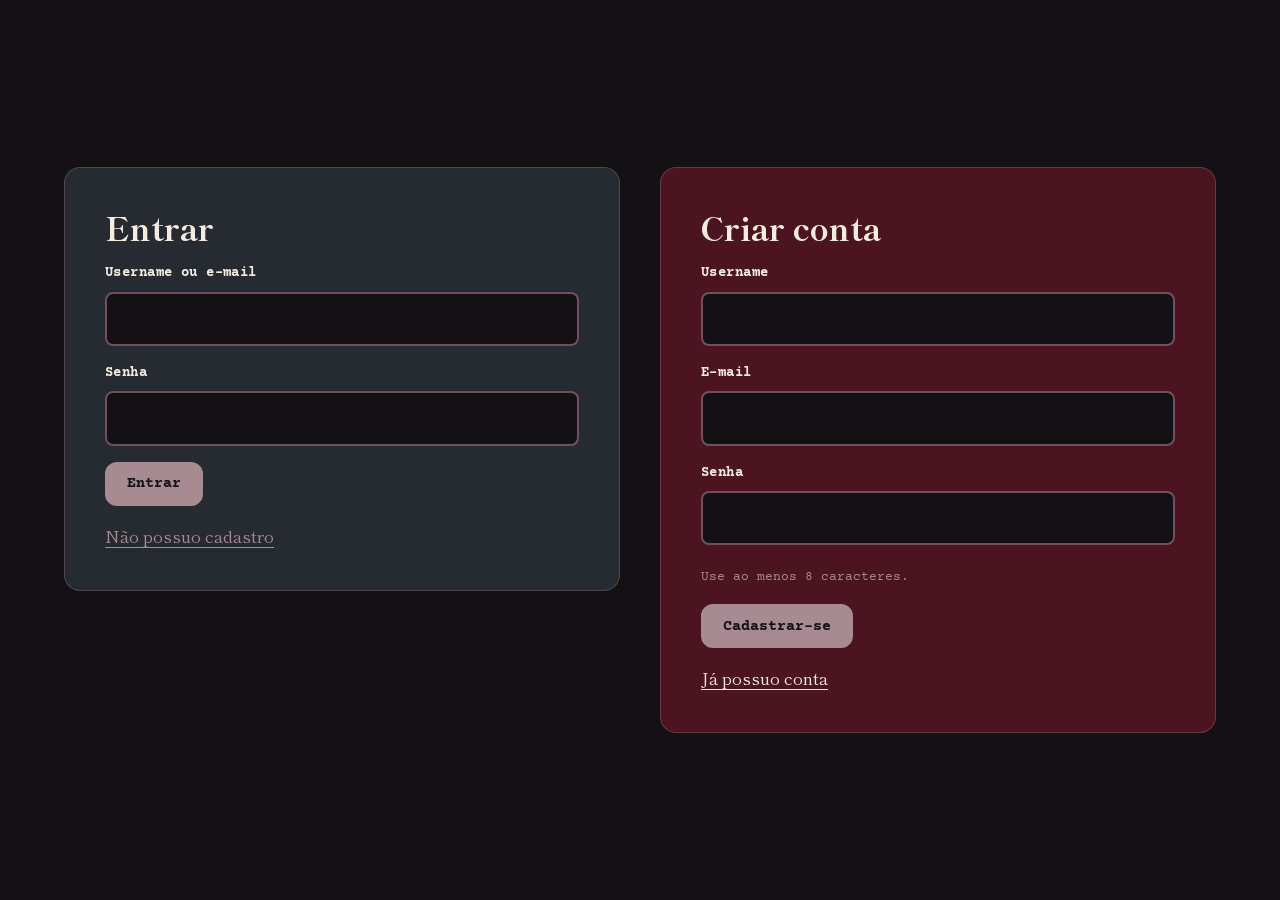
<file: index.html>
<!DOCTYPE html>
<html lang="pt-BR">
<head>
  <meta charset="UTF-8">
  <meta name="viewport" content="width=device-width, initial-scale=1.0">
  <title>Entrar · Orbit</title>
  <link rel="stylesheet" href="assets/css/style.css">
  <script src="js/main.js" defer></script>
</head>
<body>
  <main id="conteudo">
    <h1 class="visually-hidden">Orbit - entrar ou criar conta</h1>

    <section class="login" id="login" aria-labelledby="titulo-login">
      <h2 id="titulo-login">Entrar</h2>
      <div class="formulario">
        <form method="post">
          <div class="campo">
            <label for="user-email">Username ou e-mail</label>
            <input type="text" id="user-email" name="user-email" autocomplete="username" required>
          </div>
          <div class="campo">
            <label for="password">Senha</label>
            <input type="password" id="password" name="password" autocomplete="current-password" required>
          </div>
          <p class="mensagem mensagem-erro" role="alert" hidden>Usuário ou senha incorretos.</p>
          <button type="submit">Entrar</button>
        </form>
        <p><a href="#cadastro">Não possuo cadastro</a></p>
      </div>
    </section>

    <section class="cadastro" id="cadastro" aria-labelledby="titulo-cadastro">
      <h2 id="titulo-cadastro">Criar conta</h2>
      <div class="formulario">
        <form method="post">
          <div class="campo">
            <label for="user">Username</label>
            <input type="text" id="user" name="user" autocomplete="username" required>
          </div>
          <div class="campo">
            <label for="email">E-mail</label>
            <input type="email" id="email" name="email" autocomplete="email" required>
          </div>
          <div class="campo">
            <label for="password-n">Senha</label>
            <input type="password" id="password-n" name="password" autocomplete="new-password" minlength="8" required aria-describedby="ajuda-senha">
            <p class="ajuda" id="ajuda-senha">Use ao menos 8 caracteres.</p>
          </div>
          <button type="submit">Cadastrar-se</button>
        </form>
        <p><a href="#login">Já possuo conta</a></p>
      </div>
    </section>
  </main>
</body>
</html>
</file>
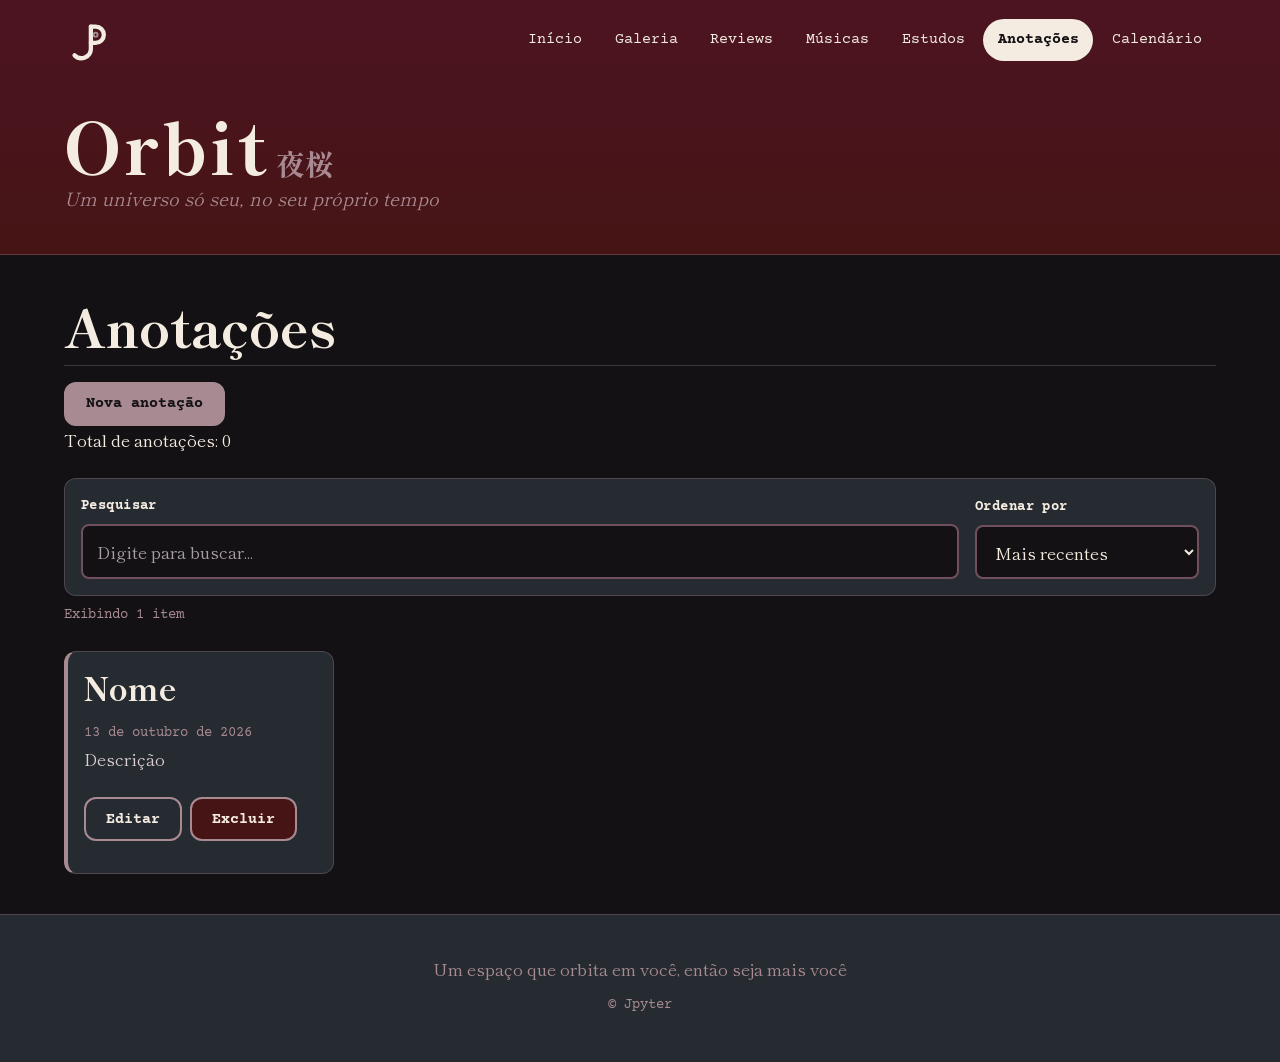
<file: anotacoes.html>
<!DOCTYPE html>
<html lang="pt-BR">
<head>
  <meta charset="UTF-8">
  <meta name="viewport" content="width=device-width, initial-scale=1.0">
  <title>Anotações · Orbit</title>
  <link rel="stylesheet" href="assets/css/style.css">
  <script src="js/main.js" defer></script>
</head>
<body>
  <a class="skip-link" href="#conteudo">Pular para o conteúdo</a>

  <header class="cabecalho">
    <nav class="navegacao" aria-label="Principal">
      <a class="logo" href="home.html">
        <img src="assets/img/logo.svg" alt="Orbit - página inicial">
      </a>
      <button type="button" class="menu-toggle" aria-expanded="false" aria-controls="menu-principal">Menu</button>
      <ul id="menu-principal">
        <li><a href="home.html">Início</a></li>
        <li><a href="galeria.html">Galeria</a></li>
        <li><a href="reviews.html">Reviews</a></li>
        <li><a href="musicas.html">Músicas</a></li>
        <li><a href="estudos.html">Estudos</a></li>
        <li><a href="anotacoes.html" aria-current="page">Anotações</a></li>
        <li><a href="calendario.html">Calendário</a></li>
      </ul>
    </nav>
    <p class="titulo-site">Orbit</p>
    <p class="slogan">Um universo só seu, no seu próprio tempo</p>
  </header>

  <main id="conteudo">
    <section id="anotacoes" aria-labelledby="titulo-anotacoes">
      <h1 id="titulo-anotacoes">Anotações</h1>
      <button type="button" class="nova-anotacao" data-abrir-modal="modal-anotacao">Nova anotação</button>
      <p>Total de anotações: <span id="total-anotacoes">0</span></p>


      <form class="barra-ferramentas" role="search" aria-label="Pesquisar e ordenar anotações">
        <div class="campo campo-busca">
          <label for="busca-anotacoes">Pesquisar</label>
          <input type="search" id="busca-anotacoes" name="busca" placeholder="Digite para buscar...">
        </div>
        <div class="campo">
          <label for="ordem-anotacoes">Ordenar por</label>
          <select id="ordem-anotacoes" name="ordem"><option>Mais recentes</option><option>Mais antigas</option><option>Título (A–Z)</option></select>
        </div>
      </form>
      <p class="resultado" role="status">Exibindo 1 item</p>
      <p class="mensagem mensagem-vazio" hidden>Nenhum resultado encontrado. Tente outro termo de busca.</p>

      <ul>
        <!-- repita o <li> para cada anotação -->
        <li>
          <article>
            <h2>Nome</h2>
            <time datetime="2026-10-13">13 de outubro de 2026</time>
            <p>Descrição</p>
            <div class="acoes">
              <button type="button" class="btn-secundario">Editar</button>
              <button type="button" class="btn-perigo">Excluir</button>
            </div>
          </article>
        </li>
      </ul>
    </section>
  </main>

  <dialog class="modal" id="modal-anotacao" aria-labelledby="titulo-modal-anotacao">
    <header class="modal-cabecalho">
      <h2 id="titulo-modal-anotacao">Adicione uma nova anotação</h2>
      <button type="button" class="modal-fechar" aria-label="Fechar janela" data-fechar-modal="modal-anotacao">&times;</button>
    </header>
    <form id="form-anotacao" method="post" enctype="multipart/form-data">
      <div class="campo">
        <label for="n-anotacao">Título</label>
        <input type="text" id="n-anotacao" name="titulo" required>
      </div>
      <div class="campo">
        <label for="descricao-anotacao">Descrição</label>
        <textarea id="descricao-anotacao" name="descricao" rows="5"></textarea>
      </div>
      <div class="campo">
        <label for="arquivo">Anexar arquivo</label>
        <input type="file" id="arquivo" name="arquivo">
      </div>
      <button type="submit">Adicionar anotação</button>
    </form>
  </dialog>

  <footer class="rodape">
    <p>Um espaço que orbita em você, então seja mais você</p>
    <p><small>&copy; Jpyter</small></p>
  </footer>
</body>
</html>
</file>
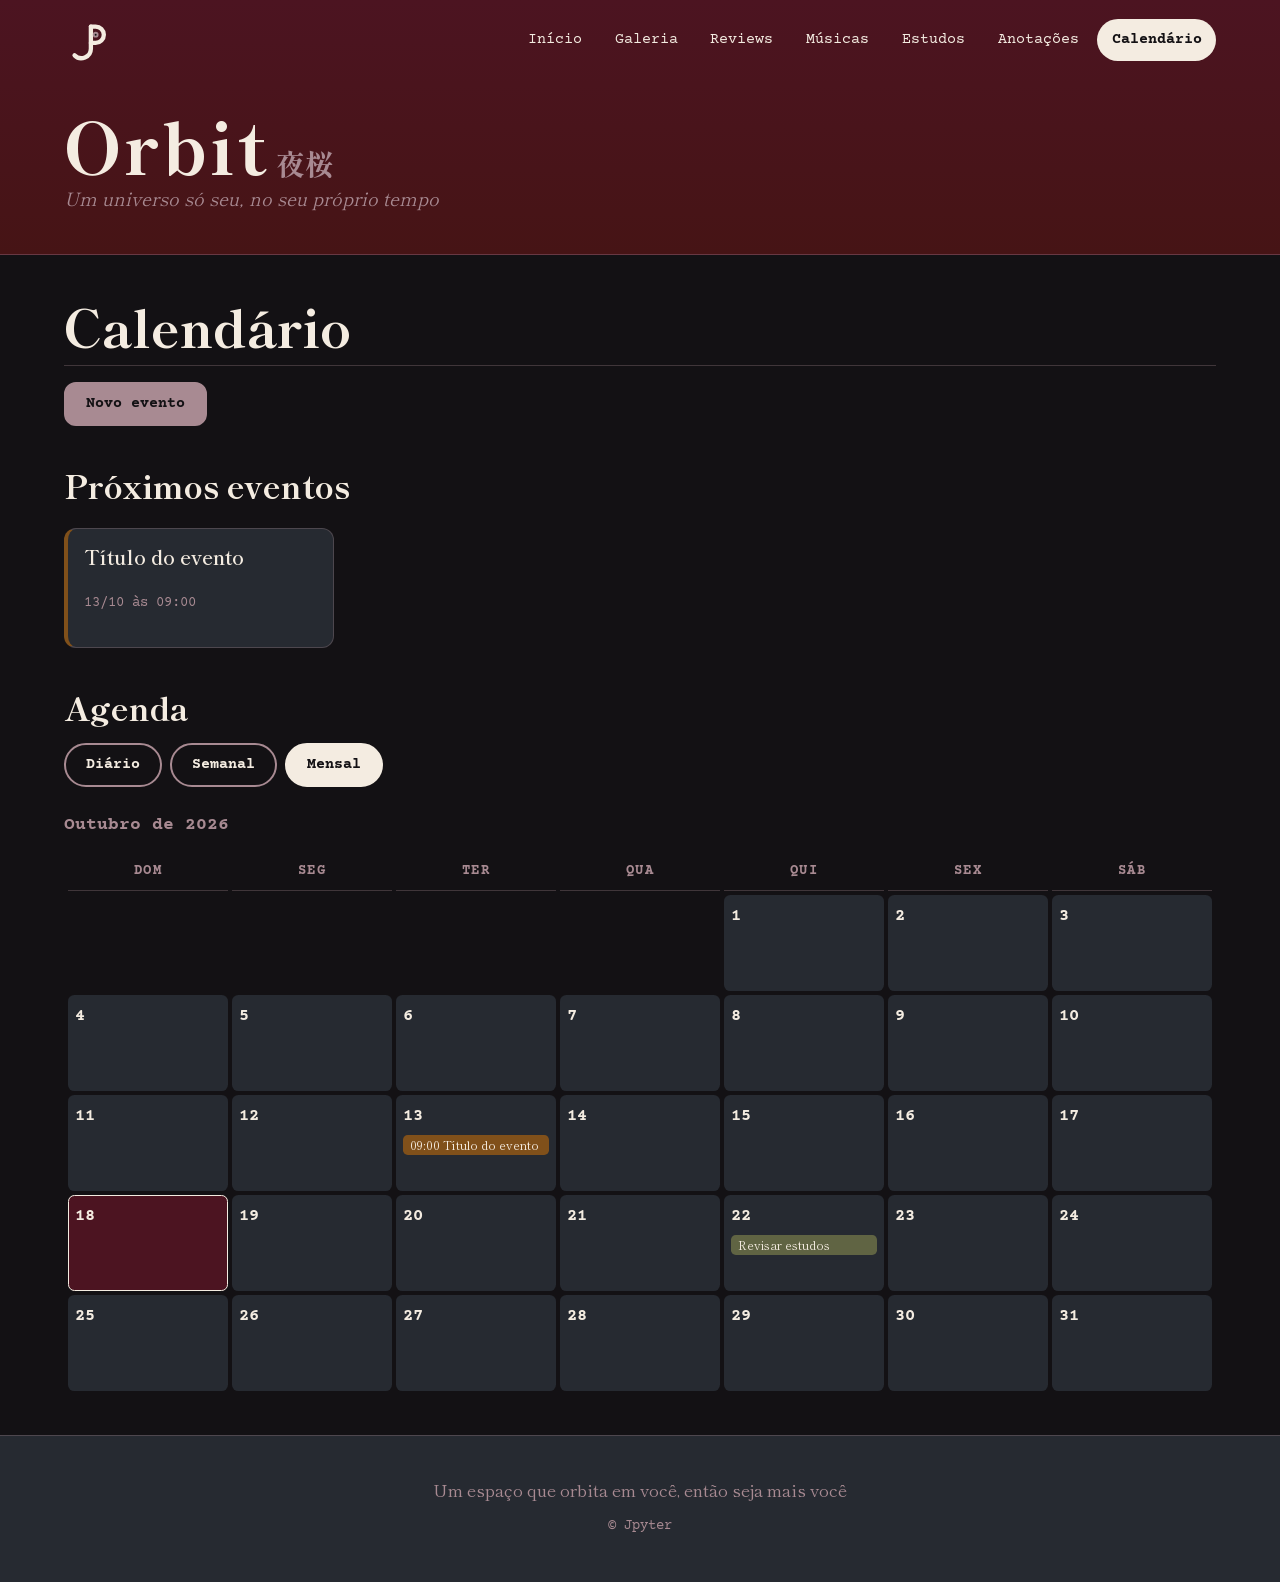
<file: calendario.html>
<!DOCTYPE html>
<html lang="pt-BR">
<head>
  <meta charset="UTF-8">
  <meta name="viewport" content="width=device-width, initial-scale=1.0">
  <title>Calendário · Orbit</title>
  <link rel="stylesheet" href="assets/css/style.css">
  <script src="js/main.js" defer></script>
</head>
<body>
  <a class="skip-link" href="#conteudo">Pular para o conteúdo</a>

  <header class="cabecalho">
    <nav class="navegacao" aria-label="Principal">
      <a class="logo" href="home.html">
        <img src="assets/img/logo.svg" alt="Orbit - página inicial">
      </a>
      <button type="button" class="menu-toggle" aria-expanded="false" aria-controls="menu-principal">Menu</button>
      <ul id="menu-principal">
        <li><a href="home.html">Início</a></li>
        <li><a href="galeria.html">Galeria</a></li>
        <li><a href="reviews.html">Reviews</a></li>
        <li><a href="musicas.html">Músicas</a></li>
        <li><a href="estudos.html">Estudos</a></li>
        <li><a href="anotacoes.html">Anotações</a></li>
        <li><a href="calendario.html" aria-current="page">Calendário</a></li>
      </ul>
    </nav>
    <p class="titulo-site">Orbit</p>
    <p class="slogan">Um universo só seu, no seu próprio tempo</p>
  </header>

  <main id="conteudo">
    <section id="calendario" aria-labelledby="titulo-calendario">
      <h1 id="titulo-calendario">Calendário</h1>
      <button type="button" data-abrir-modal="modal-evento">Novo evento</button>

      <section class="proximos-eventos" aria-labelledby="titulo-proximos">
        <h2 id="titulo-proximos">Próximos eventos</h2>
        <ul>
          <!-- repita o <li> para cada evento -->
          <li>
            <article>
              <h3>Título do evento</h3>
              <p><time datetime="2026-10-13T09:00">13/10 às 09:00</time></p>
            </article>
          </li>
        </ul>
      </section>

      <section id="card-eventos" aria-labelledby="titulo-agenda">
        <h2 id="titulo-agenda">Agenda</h2>
        <div class="filtros" role="group" aria-label="Modo de exibição">
          <button type="button" aria-pressed="false">Diário</button>
          <button type="button" aria-pressed="false">Semanal</button>
          <button type="button" aria-pressed="true">Mensal</button>
        </div>
        <table>
          <caption>Outubro de 2026</caption>
          <thead>
            <tr><th scope="col" abbr="Domingo">Dom</th><th scope="col" abbr="Segunda-feira">Seg</th><th scope="col" abbr="Terça-feira">Ter</th><th scope="col" abbr="Quarta-feira">Qua</th><th scope="col" abbr="Quinta-feira">Qui</th><th scope="col" abbr="Sexta-feira">Sex</th><th scope="col" abbr="Sábado">Sáb</th></tr>
          </thead>
          <tbody>
            <tr><td class="fora"></td><td class="fora"></td><td class="fora"></td><td class="fora"></td><td><span class="dia">1</span></td><td><span class="dia">2</span></td><td><span class="dia">3</span></td></tr>
            <tr><td><span class="dia">4</span></td><td><span class="dia">5</span></td><td><span class="dia">6</span></td><td><span class="dia">7</span></td><td><span class="dia">8</span></td><td><span class="dia">9</span></td><td><span class="dia">10</span></td></tr>
            <tr><td><span class="dia">11</span></td><td><span class="dia">12</span></td><td><span class="dia">13</span><span class="evento" style="--cor-evento:#80501A">09:00 Título do evento</span></td><td><span class="dia">14</span></td><td><span class="dia">15</span></td><td><span class="dia">16</span></td><td><span class="dia">17</span></td></tr>
            <tr><td class="hoje" aria-current="date"><span class="dia">18</span></td><td><span class="dia">19</span></td><td><span class="dia">20</span></td><td><span class="dia">21</span></td><td><span class="dia">22</span><span class="evento" style="--cor-evento:#606443">Revisar estudos</span></td><td><span class="dia">23</span></td><td><span class="dia">24</span></td></tr>
            <tr><td><span class="dia">25</span></td><td><span class="dia">26</span></td><td><span class="dia">27</span></td><td><span class="dia">28</span></td><td><span class="dia">29</span></td><td><span class="dia">30</span></td><td><span class="dia">31</span></td></tr>
            <!-- as próximas semanas serão geradas depois (JavaScript) -->
          </tbody>
        </table>
      </section>
    </section>
  </main>

  <dialog class="modal" id="modal-evento" aria-labelledby="titulo-modal-evento">
    <header class="modal-cabecalho">
      <h2 id="titulo-modal-evento">Novo evento</h2>
      <button type="button" class="modal-fechar" aria-label="Fechar janela" data-fechar-modal="modal-evento">&times;</button>
    </header>
    <form id="form-evento" method="post">
      <div class="campo">
        <label for="evento-data">Data</label>
        <input type="date" id="evento-data" name="data" required>
      </div>
      <div class="campo">
        <label for="evento-titulo">Título</label>
        <input type="text" id="evento-titulo" name="titulo" required>
      </div>
      <div class="campo">
        <label for="evento-descricao">Descrição</label>
        <textarea id="evento-descricao" name="descricao" rows="4"></textarea>
      </div>
      <div class="campo">
        <label for="evento-cor">Cor do evento</label>
        <input type="color" id="evento-cor" name="cor">
      </div>
      <button type="submit">Salvar</button>
      <button type="button">Excluir</button>
    </form>
  </dialog>

  <footer class="rodape">
    <p>Um espaço que orbita em você, então seja mais você</p>
    <p><small>&copy; Jpyter</small></p>
  </footer>
</body>
</html>
</file>
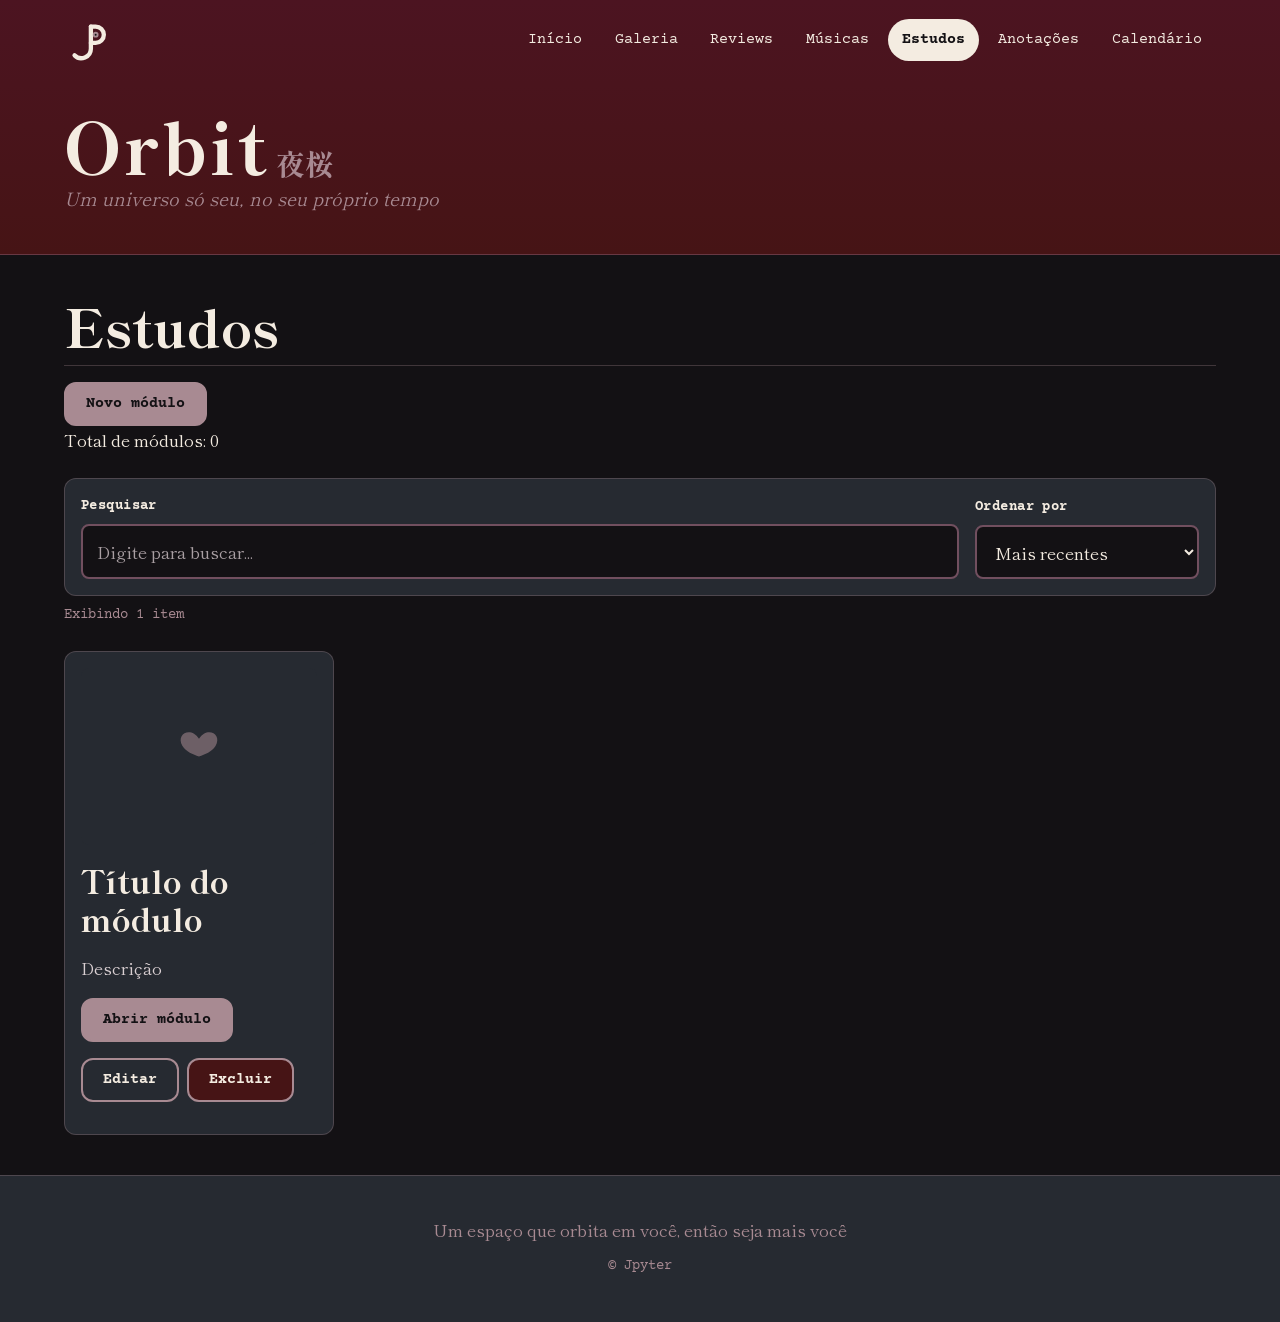
<file: estudos.html>
<!DOCTYPE html>
<html lang="pt-BR">
<head>
  <meta charset="UTF-8">
  <meta name="viewport" content="width=device-width, initial-scale=1.0">
  <title>Estudos · Orbit</title>
  <link rel="stylesheet" href="assets/css/style.css">
  <script src="js/main.js" defer></script>
</head>
<body>
  <a class="skip-link" href="#conteudo">Pular para o conteúdo</a>

  <header class="cabecalho">
    <nav class="navegacao" aria-label="Principal">
      <a class="logo" href="home.html">
        <img src="assets/img/logo.svg" alt="Orbit - página inicial">
      </a>
      <button type="button" class="menu-toggle" aria-expanded="false" aria-controls="menu-principal">Menu</button>
      <ul id="menu-principal">
        <li><a href="home.html">Início</a></li>
        <li><a href="galeria.html">Galeria</a></li>
        <li><a href="reviews.html">Reviews</a></li>
        <li><a href="musicas.html">Músicas</a></li>
        <li><a href="estudos.html" aria-current="page">Estudos</a></li>
        <li><a href="anotacoes.html">Anotações</a></li>
        <li><a href="calendario.html">Calendário</a></li>
      </ul>
    </nav>
    <p class="titulo-site">Orbit</p>
    <p class="slogan">Um universo só seu, no seu próprio tempo</p>
  </header>

  <main id="conteudo">
    <section class="estudos" aria-labelledby="titulo-estudos">
      <h1 id="titulo-estudos">Estudos</h1>
      <button type="button" data-abrir-modal="modal-modulo">Novo módulo</button>
      <p>Total de módulos: <span id="total-modulos">0</span></p>


      <form class="barra-ferramentas" role="search" aria-label="Pesquisar e ordenar módulos">
        <div class="campo campo-busca">
          <label for="busca-estudos">Pesquisar</label>
          <input type="search" id="busca-estudos" name="busca" placeholder="Digite para buscar...">
        </div>
        <div class="campo">
          <label for="ordem-estudos">Ordenar por</label>
          <select id="ordem-estudos" name="ordem"><option>Mais recentes</option><option>Nome (A–Z)</option></select>
        </div>
      </form>
      <p class="resultado" role="status">Exibindo 1 item</p>
      <p class="mensagem mensagem-vazio" hidden>Nenhum resultado encontrado. Tente outro termo de busca.</p>

      <ul>
        <!-- repita o <li> para cada módulo -->
        <li>
          <article>
            <img src="assets/img/placeholder.svg" alt="Capa do módulo Título do módulo">
            <h2>Título do módulo</h2>
            <p>Descrição</p>
            <button type="button" data-abrir-modal="modal-list-conteudos">Abrir módulo</button>
            <div class="acoes">
              <button type="button" class="btn-secundario">Editar</button>
              <button type="button" class="btn-perigo">Excluir</button>
            </div>

          </article>
        </li>
      </ul>
    </section>
  </main>

  <dialog class="modal" id="modal-modulo" aria-labelledby="titulo-modal-modulo">
    <header class="modal-cabecalho">
      <h2 id="titulo-modal-modulo">Adicione um novo módulo</h2>
      <button type="button" class="modal-fechar" aria-label="Fechar janela" data-fechar-modal="modal-modulo">&times;</button>
    </header>
    <form id="form-modulo" method="post" enctype="multipart/form-data">
      <div class="campo">
        <label for="capa-modulo">Capa do módulo</label>
        <input type="file" id="capa-modulo" name="capa-modulo" accept="image/*">
      </div>
      <div class="campo">
        <label for="n-modulo">Nome do módulo</label>
        <input type="text" id="n-modulo" name="modulo" required>
      </div>
      <div class="campo">
        <label for="descricao-m">Descrição do módulo</label>
        <input type="text" id="descricao-m" name="descricao-m">
      </div>
      <button type="submit">Adicionar módulo</button>
    </form>
  </dialog>

  <dialog class="modal" id="modal-list-conteudos" aria-labelledby="titulo-modal-list-conteudos">
    <header class="modal-cabecalho">
      <button type="button" class="modal-voltar" aria-label="Voltar" data-fechar-modal="modal-list-conteudos">&larr;</button>
      <h2 id="titulo-modal-list-conteudos">Módulo "Nome do módulo"</h2>
    </header>
    <div class="list-documentos">
      <ol>
        <!-- repita o <li> para cada conteúdo -->
        <li>
          <article>
            <h3>Título do conteúdo</h3>
            <p>Descrição</p>
            <button type="button" data-abrir-modal="modal-conteudo-modulo">Abrir conteúdo</button>
          </article>
        </li>
      </ol>
    </div>
  </dialog>

  <dialog class="modal" id="modal-conteudo-modulo" aria-labelledby="titulo-modal-conteudo-modulo">
    <header class="modal-cabecalho">
      <h2 id="titulo-modal-conteudo-modulo">Nome do documento</h2>
      <button type="button" class="modal-fechar" aria-label="Fechar janela" data-fechar-modal="modal-conteudo-modulo">&times;</button>
    </header>
    <article class="conteudo-modulo">
      <img src="assets/img/placeholder.svg" alt="Imagem do documento">
      <p>Detalhes</p>
    </article>
  </dialog>

  <footer class="rodape">
    <p>Um espaço que orbita em você, então seja mais você</p>
    <p><small>&copy; Jpyter</small></p>
  </footer>
</body>
</html>
</file>
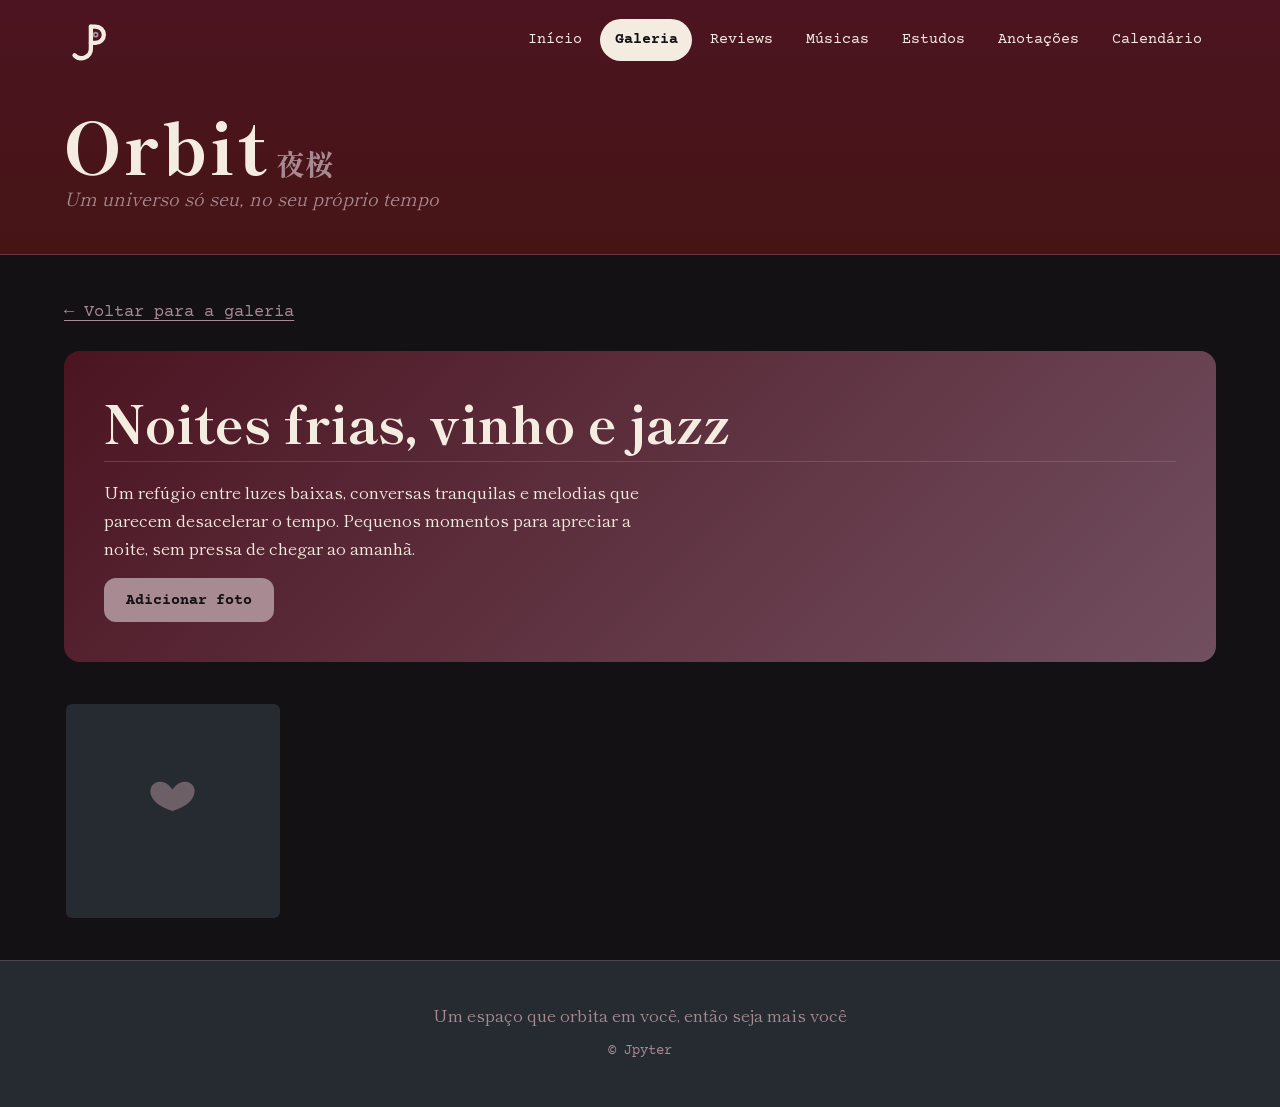
<file: galeria-album.html>
<!DOCTYPE html>
<html lang="pt-BR">
<head>
  <meta charset="UTF-8">
  <meta name="viewport" content="width=device-width, initial-scale=1.0">
  <title>Álbum · Orbit</title>
  <link rel="stylesheet" href="assets/css/style.css">
  <script src="js/main.js" defer></script>
</head>
<body>
  <a class="skip-link" href="#conteudo">Pular para o conteúdo</a>

  <header class="cabecalho">
    <nav class="navegacao" aria-label="Principal">
      <a class="logo" href="home.html">
        <img src="assets/img/logo.svg" alt="Orbit - página inicial">
      </a>
      <button type="button" class="menu-toggle" aria-expanded="false" aria-controls="menu-principal">Menu</button>
      <ul id="menu-principal">
        <li><a href="home.html">Início</a></li>
        <li><a href="galeria.html" aria-current="page">Galeria</a></li>
        <li><a href="reviews.html">Reviews</a></li>
        <li><a href="musicas.html">Músicas</a></li>
        <li><a href="estudos.html">Estudos</a></li>
        <li><a href="anotacoes.html">Anotações</a></li>
        <li><a href="calendario.html">Calendário</a></li>
      </ul>
    </nav>
    <p class="titulo-site">Orbit</p>
    <p class="slogan">Um universo só seu, no seu próprio tempo</p>
  </header>

  <main id="conteudo">
    <a class="voltar" href="galeria.html">&larr; Voltar para a galeria</a>

    <section class="banner-album" aria-labelledby="titulo-album">
      <h1 id="titulo-album">Noites frias, vinho e jazz</h1>
      <p>
        Um refúgio entre luzes baixas, conversas tranquilas e
        melodias que parecem desacelerar o tempo. Pequenos momentos
        para apreciar a noite, sem pressa de chegar ao amanhã.
      </p>
      <button type="button" data-abrir-modal="modal-foto-album">Adicionar foto</button>
    </section>

    <section class="photos" aria-labelledby="titulo-fotos-album">
      <h2 id="titulo-fotos-album" class="visually-hidden">Fotos do álbum</h2>
      <ul>
        <!-- repita o <li> para cada foto -->
        <li>
          <button type="button" data-abrir-modal="modal-card-photo">
            <img src="assets/img/placeholder.svg" alt="Dump October">
          </button>
        </li>
      </ul>
    </section>
  </main>

  <dialog class="modal" id="modal-foto-album" aria-labelledby="titulo-modal-foto-album">
    <header class="modal-cabecalho">
      <h2 id="titulo-modal-foto-album">Adicionar foto ao álbum</h2>
      <button type="button" class="modal-fechar" aria-label="Fechar janela" data-fechar-modal="modal-foto-album">&times;</button>
    </header>
    <form id="form-foto-album" method="post" enctype="multipart/form-data">
      <div class="campo">
        <label for="foto-album">Foto</label>
        <input type="file" id="foto-album" name="foto" accept="image/*" required>
      </div>
      <div class="campo">
        <label for="descricao-foto-album">Descrição da foto</label>
        <input type="text" id="descricao-foto-album" name="descricao">
      </div>
      <button type="submit">Adicionar foto</button>
    </form>
  </dialog>

  <dialog class="modal" id="modal-card-photo" aria-labelledby="titulo-modal-card-photo">
    <header class="modal-cabecalho">
      <h2 id="titulo-modal-card-photo">Dump October</h2>
      <button type="button" class="modal-config" aria-label="Opções da foto" aria-haspopup="menu">&#8942;</button>
      <button type="button" class="modal-fechar" aria-label="Fechar janela" data-fechar-modal="modal-card-photo">&times;</button>
    </header>
    <div class="modal-conteudo">
      <img src="assets/img/placeholder.svg" alt="Dump October">
      <p>Um pouco do que retratou o meu outubro</p>
    </div>
  </dialog>

  <footer class="rodape">
    <p>Um espaço que orbita em você, então seja mais você</p>
    <p><small>&copy; Jpyter</small></p>
  </footer>
</body>
</html>
</file>
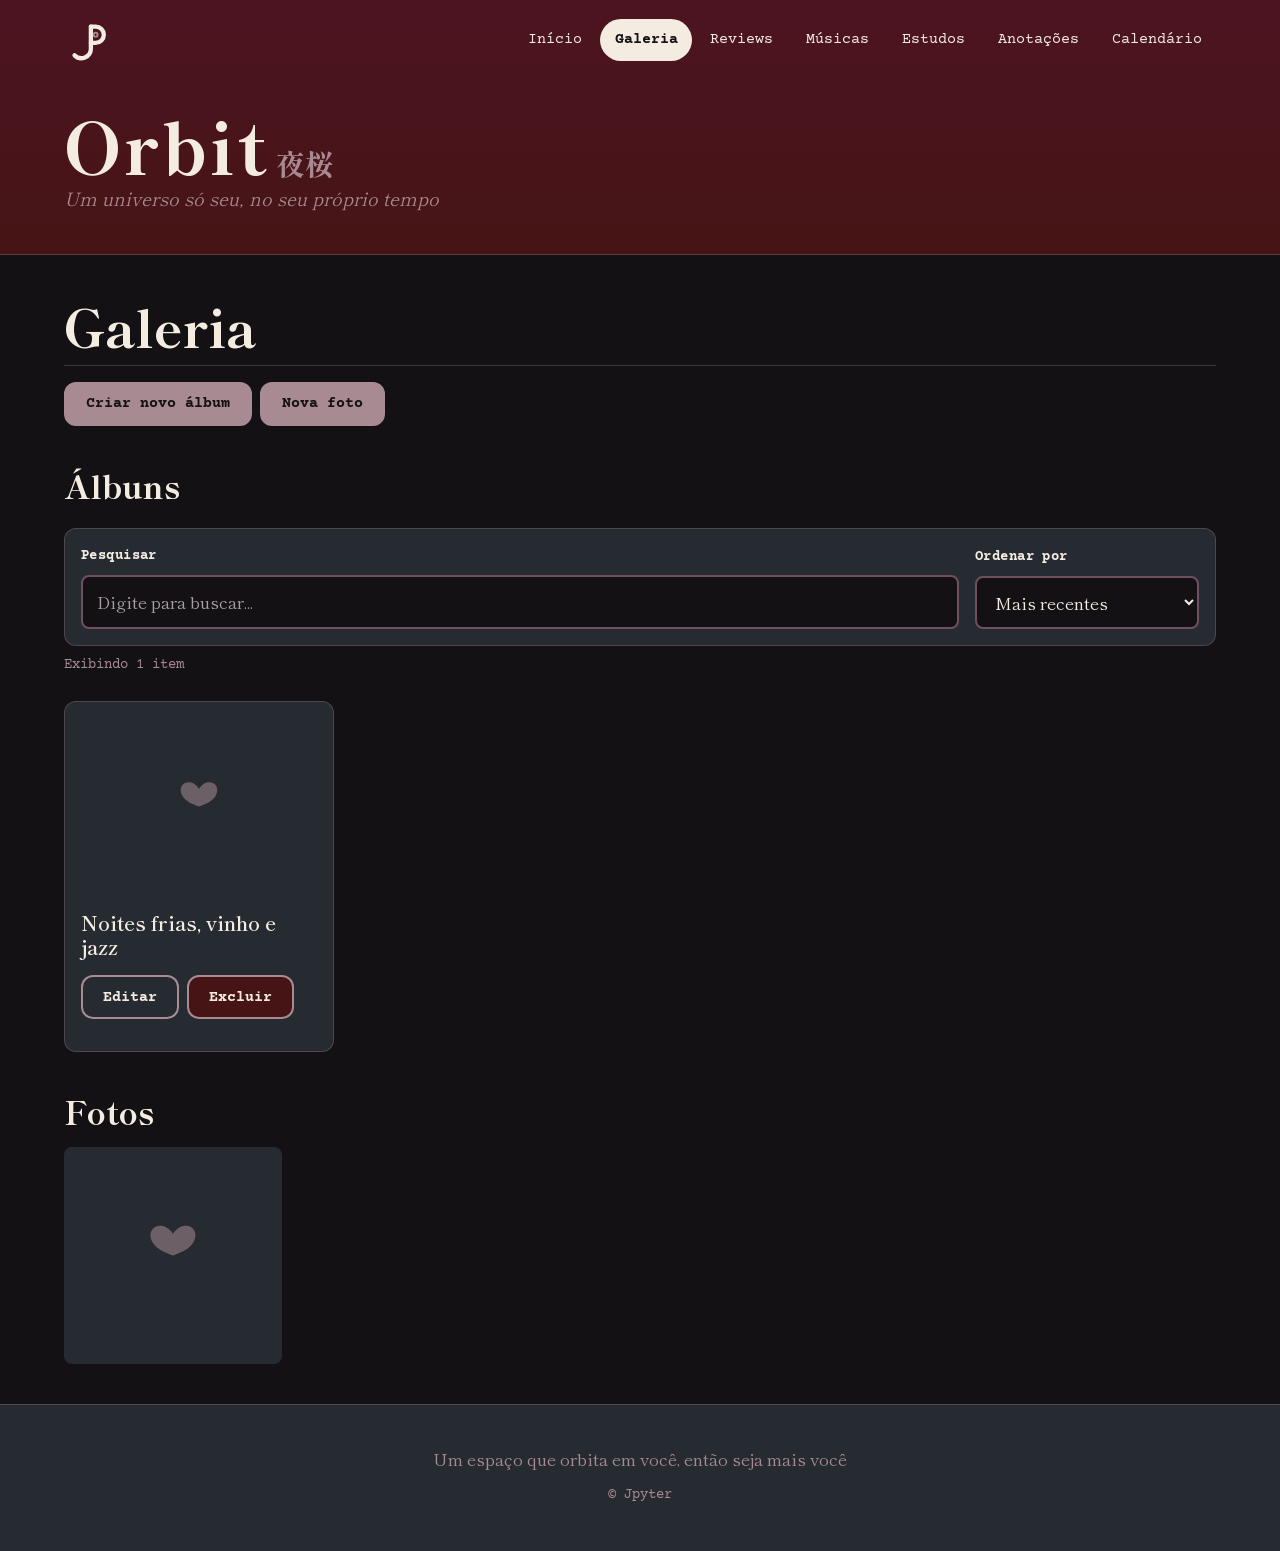
<file: galeria.html>
<!DOCTYPE html>
<html lang="pt-BR">
<head>
  <meta charset="UTF-8">
  <meta name="viewport" content="width=device-width, initial-scale=1.0">
  <title>Galeria · Orbit</title>
  <link rel="stylesheet" href="assets/css/style.css">
  <script src="js/main.js" defer></script>
</head>
<body>
  <a class="skip-link" href="#conteudo">Pular para o conteúdo</a>

  <header class="cabecalho">
    <nav class="navegacao" aria-label="Principal">
      <a class="logo" href="home.html">
        <img src="assets/img/logo.svg" alt="Orbit - página inicial">
      </a>
      <button type="button" class="menu-toggle" aria-expanded="false" aria-controls="menu-principal">Menu</button>
      <ul id="menu-principal">
        <li><a href="home.html">Início</a></li>
        <li><a href="galeria.html" aria-current="page">Galeria</a></li>
        <li><a href="reviews.html">Reviews</a></li>
        <li><a href="musicas.html">Músicas</a></li>
        <li><a href="estudos.html">Estudos</a></li>
        <li><a href="anotacoes.html">Anotações</a></li>
        <li><a href="calendario.html">Calendário</a></li>
      </ul>
    </nav>
    <p class="titulo-site">Orbit</p>
    <p class="slogan">Um universo só seu, no seu próprio tempo</p>
  </header>

  <main id="conteudo">
    <section id="galeria" aria-labelledby="titulo-galeria">
      <h1 id="titulo-galeria">Galeria</h1>
      <div class="acoes">
        <button type="button" data-abrir-modal="modal-album">Criar novo álbum</button>
        <button type="button" data-abrir-modal="modal-foto">Nova foto</button>
      </div>

      <section class="albuns" aria-labelledby="titulo-albuns">
        <h2 id="titulo-albuns">Álbuns</h2>
      <form class="barra-ferramentas" role="search" aria-label="Pesquisar e ordenar álbuns">
        <div class="campo campo-busca">
          <label for="busca-galeria">Pesquisar</label>
          <input type="search" id="busca-galeria" name="busca" placeholder="Digite para buscar...">
        </div>
        <div class="campo">
          <label for="ordem-galeria">Ordenar por</label>
          <select id="ordem-galeria" name="ordem"><option>Mais recentes</option><option>Nome (A–Z)</option></select>
        </div>
      </form>
      <p class="resultado" role="status">Exibindo 1 item</p>
      <p class="mensagem mensagem-vazio" hidden>Nenhum resultado encontrado. Tente outro termo de busca.</p>
        <ul>
          <!-- repita o <li> para cada álbum -->
          <li>
            <article>
              <a href="galeria-album.html">
                <img src="assets/img/placeholder.svg" alt="Capa do álbum Noites frias, vinho e jazz">
                <h3>Noites frias, vinho e jazz</h3>
              </a>
              <div class="acoes">
              <button type="button" class="btn-secundario">Editar</button>
              <button type="button" class="btn-perigo">Excluir</button>
            </div>
            </article>
          </li>
        </ul>
      </section>

<!-- REVISAOD ATÉ AQUI -->
      <section class="photos" aria-labelledby="titulo-fotos">
        <h2 id="titulo-fotos">Fotos</h2>
        <ul>
          <!-- repita o <li> para cada foto -->
          <li><img src="assets/img/placeholder.svg" alt="Descrição da foto"></li>
        </ul>
      </section>
    </section>
  </main>

  <dialog class="modal" id="modal-foto" aria-labelledby="titulo-modal-foto">
    <header class="modal-cabecalho">
      <h2 id="titulo-modal-foto">Adicionar foto</h2>
      <p>Adicione uma foto e associe-a a um álbum da sua galeria.</p>
      <button type="button" class="modal-fechar" aria-label="Fechar janela" data-fechar-modal="modal-foto">&times;</button>
    </header>
    <form id="form-foto" method="post" enctype="multipart/form-data">
      <div class="campo">
        <label for="foto">Foto</label>
        <input type="file" id="foto" name="foto" accept="image/*" required>
      </div>
      <div class="campo">
        <label for="buscar-album">Buscar álbum</label>
        <input type="search" id="buscar-album" name="buscar-album" placeholder="Pesquisar álbuns...">
      </div>
      <div class="campo">
        <label for="album-selecionado">Álbum</label>
        <select id="album-selecionado" name="album" required>
          <option value="" selected disabled>Escolha um álbum</option>
        </select>
      </div>
      <div class="campo">
        <label for="descricao-foto">Descrição da foto</label>
        <input type="text" id="descricao-foto" name="descricao">
      </div>
      <button type="submit">Adicionar foto</button>
    </form>
  </dialog>

  <dialog class="modal" id="modal-album" aria-labelledby="titulo-modal-album">
    <header class="modal-cabecalho">
      <h2 id="titulo-modal-album">Criar novo álbum</h2>
      <p>Crie um espaço para reunir suas fotos e guardar seus momentos.</p>
      <button type="button" class="modal-fechar" aria-label="Fechar janela" data-fechar-modal="modal-album">&times;</button>
    </header>
    <form id="form-album" method="post" enctype="multipart/form-data">
      <div class="campo">
        <label for="name-album">Nome do álbum</label>
        <input type="text" id="name-album" name="nome" placeholder="Adicione um nome ao álbum" required>
      </div>
      <div class="campo">
        <label for="photo-a">Capa do álbum</label>
        <input type="file" id="photo-a" name="capa" accept="image/*">
      </div>
      <div class="campo">
        <label for="descricao-a">Descrição do álbum</label>
        <input type="text" id="descricao-a" name="descricao">
      </div>
      <button type="submit">Adicionar álbum</button>
    </form>
  </dialog>

  <footer class="rodape">
    <p>Um espaço que orbita em você, então seja mais você</p>
    <p><small>&copy; Jpyter</small></p>
  </footer>
</body>
</html>
</file>
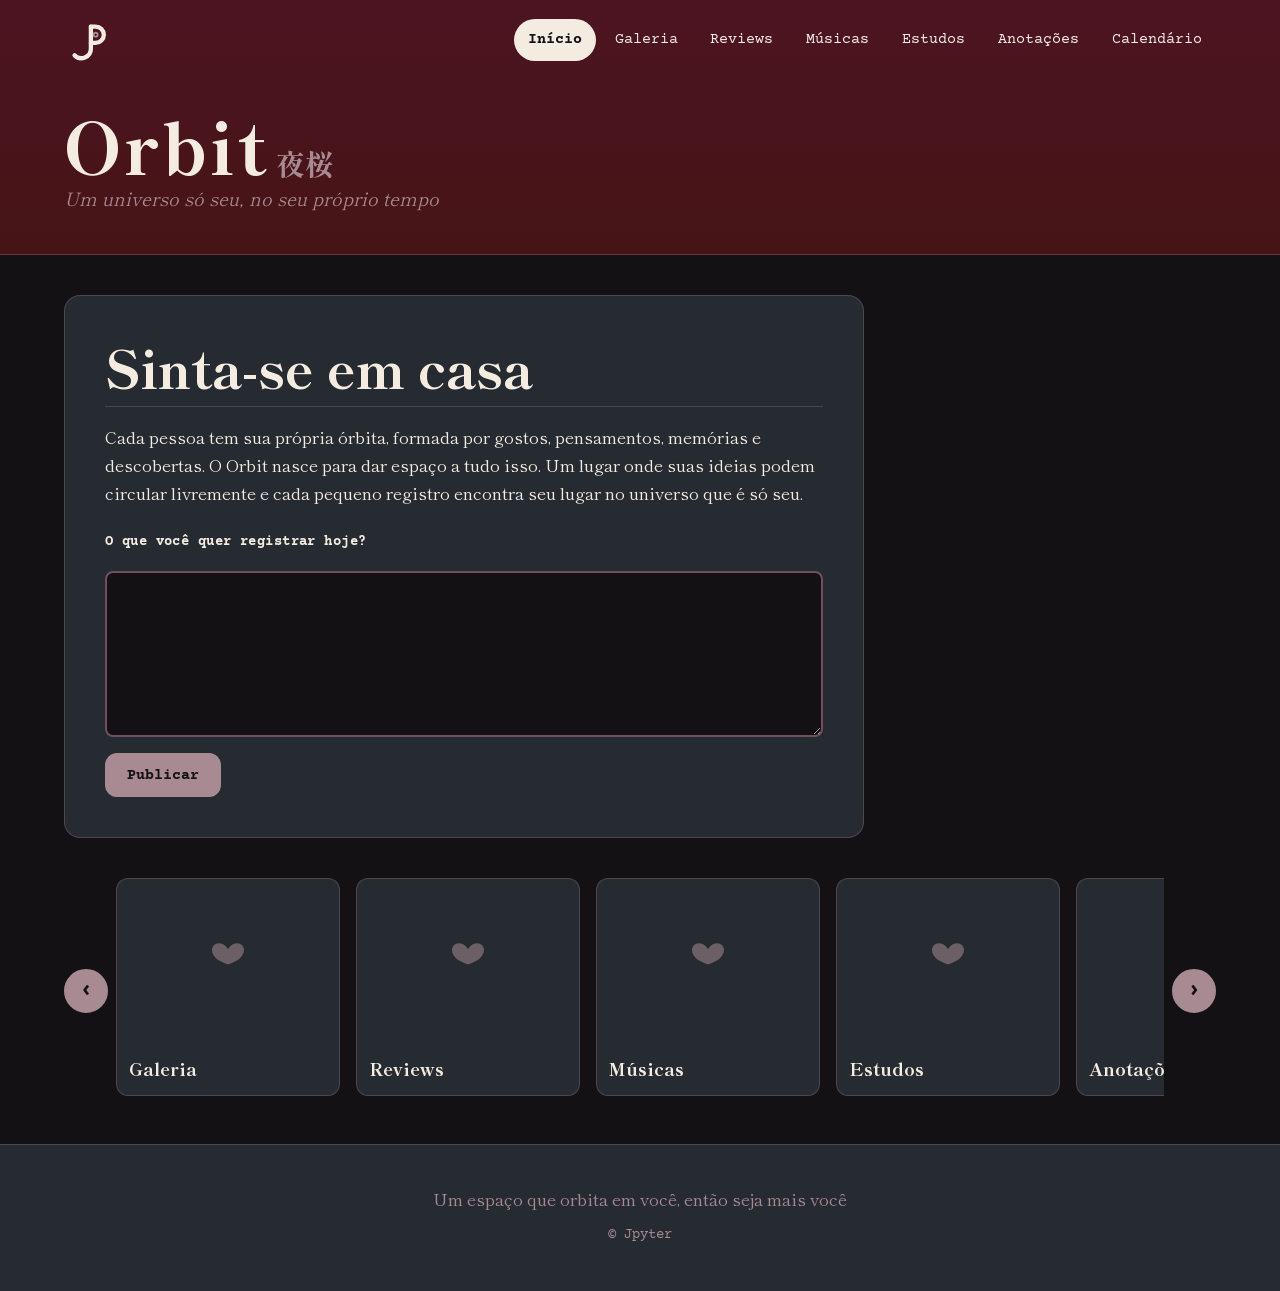
<file: home.html>
<!DOCTYPE html>
<html lang="pt-BR">
<head>
  <meta charset="UTF-8">
  <meta name="viewport" content="width=device-width, initial-scale=1.0">
  <title>Início · Orbit</title>
  <link rel="stylesheet" href="assets/css/style.css">
  <script src="js/main.js" defer></script>
</head>
<body>
  <a class="skip-link" href="#conteudo">Pular para o conteúdo</a>

  <header class="cabecalho">
    <nav class="navegacao" aria-label="Principal">
      <a class="logo" href="home.html">
        <img src="assets/img/logo.svg" alt="Orbit - página inicial">
      </a>
      <button type="button" class="menu-toggle" aria-expanded="false" aria-controls="menu-principal">Menu</button>
      <ul id="menu-principal">
        <li><a href="home.html" aria-current="page">Início</a></li>
        <li><a href="galeria.html">Galeria</a></li>
        <li><a href="reviews.html">Reviews</a></li>
        <li><a href="musicas.html">Músicas</a></li>
        <li><a href="estudos.html">Estudos</a></li>
        <li><a href="anotacoes.html">Anotações</a></li>
        <li><a href="calendario.html">Calendário</a></li>
      </ul>
    </nav>
    <p class="titulo-site">Orbit</p>
    <p class="slogan">Um universo só seu, no seu próprio tempo</p>
  </header>

  <main id="conteudo" class="principal">
    <section class="card-content" aria-labelledby="titulo-boas-vindas">
      <h1 id="titulo-boas-vindas">Sinta-se em casa</h1>
      <p>
        Cada pessoa tem sua própria órbita, formada por gostos, pensamentos,
        memórias e descobertas. O Orbit nasce para dar espaço a tudo isso.
        Um lugar onde suas ideias podem circular livremente e cada pequeno
        registro encontra seu lugar no universo que é só seu.
      </p>
      <form id="form-publicacao" method="post">
        <label for="pub">O que você quer registrar hoje?</label>
        <textarea id="pub" name="publicacao" rows="5"></textarea>
        <button type="submit">Publicar</button>
      </form>
    </section>

    <section class="carousel" aria-labelledby="titulo-atalhos">
      <h2 id="titulo-atalhos" class="visually-hidden">Explore o Orbit</h2>
      <button type="button" class="carousel-anterior" aria-label="Anterior">&lsaquo;</button>
      <ul class="carousel-lista">
        <li class="card">
          <img src="assets/img/placeholder.svg" alt="">
          <a href="galeria.html">Galeria</a>
        </li>
        <li class="card">
          <img src="assets/img/placeholder.svg" alt="">
          <a href="reviews.html">Reviews</a>
        </li>
        <li class="card">
          <img src="assets/img/placeholder.svg" alt="">
          <a href="musicas.html">Músicas</a>
        </li>
        <li class="card">
          <img src="assets/img/placeholder.svg" alt="">
          <a href="estudos.html">Estudos</a>
        </li>
        <li class="card">
          <img src="assets/img/placeholder.svg" alt="">
          <a href="anotacoes.html">Anotações</a>
        </li>
        <li class="card">
          <img src="assets/img/placeholder.svg" alt="">
          <a href="calendario.html">Calendário</a>
        </li>
      </ul>
      <button type="button" class="carousel-proximo" aria-label="Próximo">&rsaquo;</button>
    </section>
  </main>

  <footer class="rodape">
    <p>Um espaço que orbita em você, então seja mais você</p>
    <p><small>&copy; Jpyter</small></p>
  </footer>
</body>
</html>
</file>
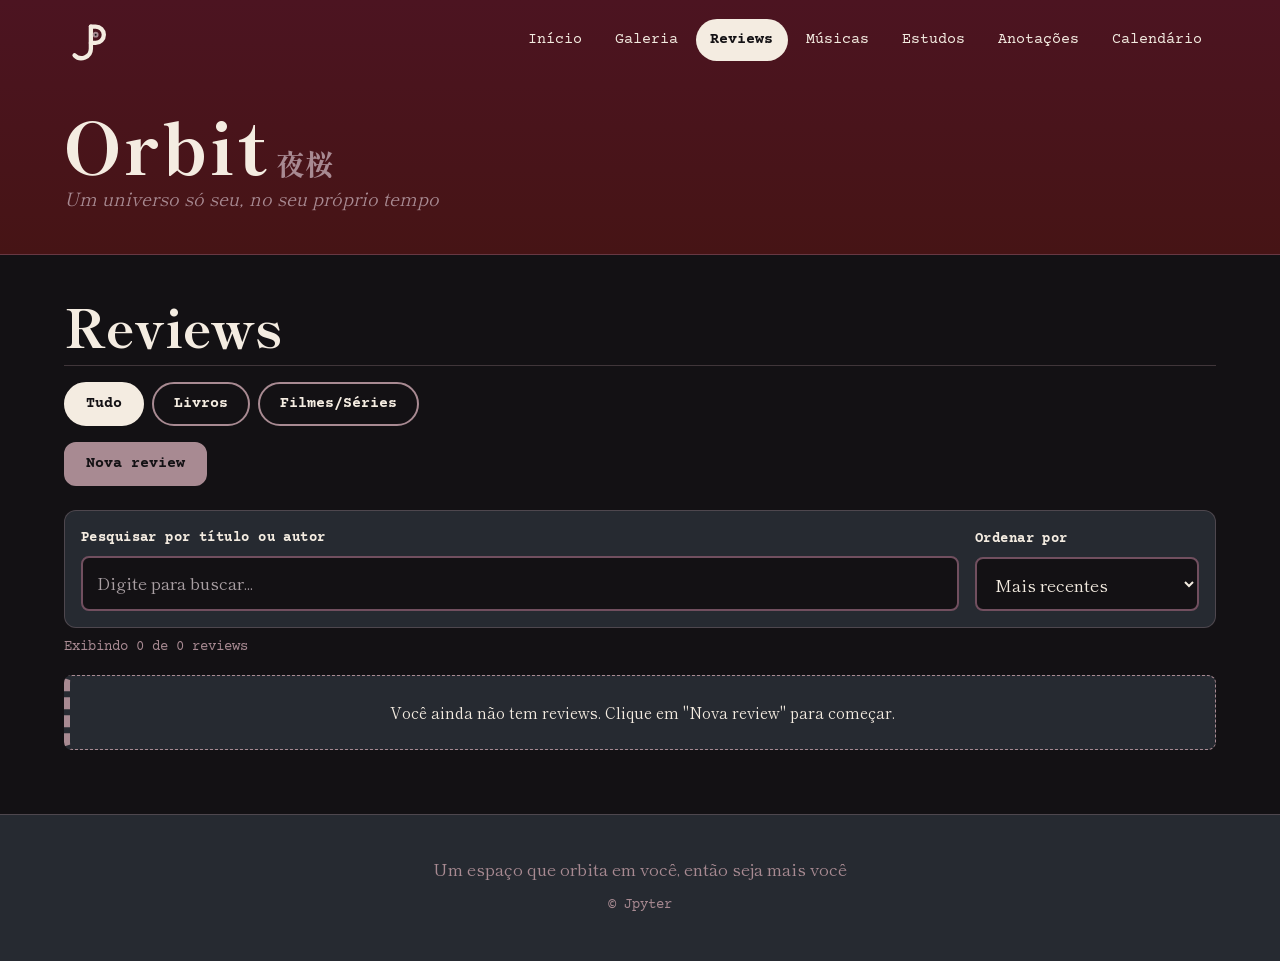
<file: musicas.html>
<!DOCTYPE html>
<html lang="pt-BR">
<head>
  <meta charset="UTF-8">
  <meta name="viewport" content="width=device-width, initial-scale=1.0">
  <title>Reviews · Orbit</title>
  <link rel="stylesheet" href="assets/css/style.css">
  <script src="js/main.js" defer></script>
  <script src="js/reviews.js" defer></script>
</head>
<body>
  <a class="skip-link" href="#conteudo">Pular para o conteúdo</a>

  <header class="cabecalho">
    <nav class="navegacao" aria-label="Principal">
      <a class="logo" href="home.html">
        <img src="assets/img/logo.svg" alt="Orbit - página inicial">
      </a>
      <button type="button" class="menu-toggle" aria-expanded="false" aria-controls="menu-principal">Menu</button>
      <ul id="menu-principal">
        <li><a href="home.html">Início</a></li>
        <li><a href="galeria.html">Galeria</a></li>
        <li><a href="reviews.html" aria-current="page">Reviews</a></li>
        <li><a href="musicas.html">Músicas</a></li>
        <li><a href="estudos.html">Estudos</a></li>
        <li><a href="anotacoes.html">Anotações</a></li>
        <li><a href="calendario.html">Calendário</a></li>
      </ul>
    </nav>
    <p class="titulo-site">Orbit</p>
    <p class="slogan">Um universo só seu, no seu próprio tempo</p>
  </header>

  <main id="conteudo">
    <section id="reviews" aria-labelledby="titulo-reviews">
      <h1 id="titulo-reviews">Reviews</h1>

      <div class="filtros" role="group" aria-label="Filtrar por tipo">
        <button type="button" data-filtro="todos" aria-pressed="true">Tudo</button>
        <button type="button" data-filtro="livro" aria-pressed="false">Livros</button>
        <button type="button" data-filtro="audiovisual" aria-pressed="false">Filmes/Séries</button>
      </div>
      <button type="button" data-abrir-modal="modal-review">Nova review</button>

      <form class="barra-ferramentas" role="search" aria-label="Pesquisar e ordenar reviews" onsubmit="return false">
        <div class="campo campo-busca">
          <label for="busca-reviews">Pesquisar por título ou autor</label>
          <input type="search" id="busca-reviews" name="busca" placeholder="Digite para buscar...">
        </div>
        <div class="campo">
          <label for="ordem-reviews">Ordenar por</label>
          <select id="ordem-reviews" name="ordem">
            <option value="recentes">Mais recentes</option>
            <option value="antigas">Mais antigas</option>
            <option value="titulo">Título (A–Z)</option>
            <option value="avaliacao">Maior avaliação</option>
          </select>
        </div>
      </form>

      <p class="mensagem mensagem-sucesso" id="feedback-review" role="status" hidden></p>
      <p class="resultado" id="resultado-reviews" role="status"></p>
      <p class="mensagem mensagem-vazio" id="vazio-reviews" hidden></p>

      <ul class="lista-reviews" id="lista-reviews"></ul>
    </section>
  </main>

  <dialog class="modal" id="modal-review" aria-labelledby="titulo-modal-review">
    <header class="modal-cabecalho">
      <h2 id="titulo-modal-review">Adicione uma nova review</h2>
      <p>Apresente sua crítica.</p>
      <button type="button" class="modal-fechar" aria-label="Fechar janela" data-fechar-modal="modal-review">&times;</button>
    </header>
    <form id="form-review" method="post" novalidate>
      <input type="hidden" id="review-id" name="id">
      <input type="hidden" id="capa-url" name="capa-url">
      <input type="hidden" id="fonte" name="fonte">

      <div class="campo">
        <label for="tipo-review">Tipo de review</label>
        <select id="tipo-review" name="tipo-review" required>
          <option value="" selected disabled>Selecione o tipo</option>
          <option value="filme">Filme</option>
          <option value="serie">Série</option>
          <option value="livro">Livro</option>
        </select>
      </div>

      <fieldset class="busca-api">
        <legend>Buscar em uma base pública (opcional)</legend>
        <p class="ajuda" id="ajuda-api">Escolha o tipo acima: livros usam a Open Library, séries usam a TVmaze e filmes usam a iTunes Search.</p>
        <div class="busca-api-linha">
          <input type="search" id="busca-api" aria-label="Termo para buscar" aria-describedby="ajuda-api" placeholder="Ex.: Dom Casmurro">
          <button type="button" id="btn-busca-api" class="btn-secundario">Buscar</button>
        </div>
        <p class="mensagem mensagem-info" id="status-api" role="status" hidden></p>
        <ul class="resultados-api" id="resultados-api"></ul>
      </fieldset>

      <div class="campo">
        <label for="capa-review">Capa (arquivo)</label>
        <input type="file" id="capa-review" name="capa-review" accept="image/*">
        <div class="previa-capa" id="area-previa" hidden>
          <img id="previa-capa" alt="Prévia da capa selecionada">
          <button type="button" id="remover-capa" class="btn-secundario">Remover capa</button>
        </div>
      </div>
      <div class="campo">
        <label for="titulo">Título</label>
        <input type="text" id="titulo" name="titulo" maxlength="120" required>
      </div>
      <div class="campo">
        <label for="autor">Autor / diretor(a)</label>
        <input type="text" id="autor" name="autor" maxlength="120">
      </div>
      <div class="campo">
        <label for="ano">Ano</label>
        <input type="number" id="ano" name="ano" min="1000" max="2100" step="1">
      </div>
      <div class="campo">
        <label for="avaliacao">Avaliação (0 a 5)</label>
        <input type="number" id="avaliacao" name="avaliacao" min="0" max="5" step="1" required>
      </div>
      <div class="campo">
        <label for="critica">Sua crítica</label>
        <textarea id="critica" name="critica" rows="4" maxlength="1500"></textarea>
      </div>
      <p class="mensagem mensagem-erro" id="erro-review" role="alert" hidden></p>
      <button type="submit" id="btn-salvar-review">Adicionar review</button>
    </form>
  </dialog>

  <dialog class="modal" id="modal-detalhe-review" aria-labelledby="titulo-detalhe-review">
    <header class="modal-cabecalho">
      <h2 id="titulo-detalhe-review">Detalhes</h2>
      <button type="button" class="modal-fechar" aria-label="Fechar janela" data-fechar-modal="modal-detalhe-review">&times;</button>
    </header>
    <div class="modal-conteudo" id="conteudo-detalhe-review"></div>
    <div class="acoes">
      <button type="button" class="btn-secundario" id="detalhe-editar">Editar</button>
      <button type="button" class="btn-perigo" id="detalhe-excluir">Excluir</button>
    </div>
  </dialog>

  <dialog class="modal" id="modal-excluir-review" aria-labelledby="titulo-excluir-review">
    <header class="modal-cabecalho">
      <h2 id="titulo-excluir-review">Excluir review?</h2>
      <button type="button" class="modal-fechar" aria-label="Fechar janela" data-fechar-modal="modal-excluir-review">&times;</button>
    </header>
    <p id="texto-excluir-review"></p>
    <div class="acoes">
      <button type="button" class="btn-secundario" data-fechar-modal="modal-excluir-review">Cancelar</button>
      <button type="button" class="btn-perigo" id="confirmar-excluir-review">Excluir</button>
    </div>
  </dialog>

  <footer class="rodape">
    <p>Um espaço que orbita em você, então seja mais você</p>
    <p><small>&copy; Jpyter</small></p>
  </footer>
</body>
</html>
</file>
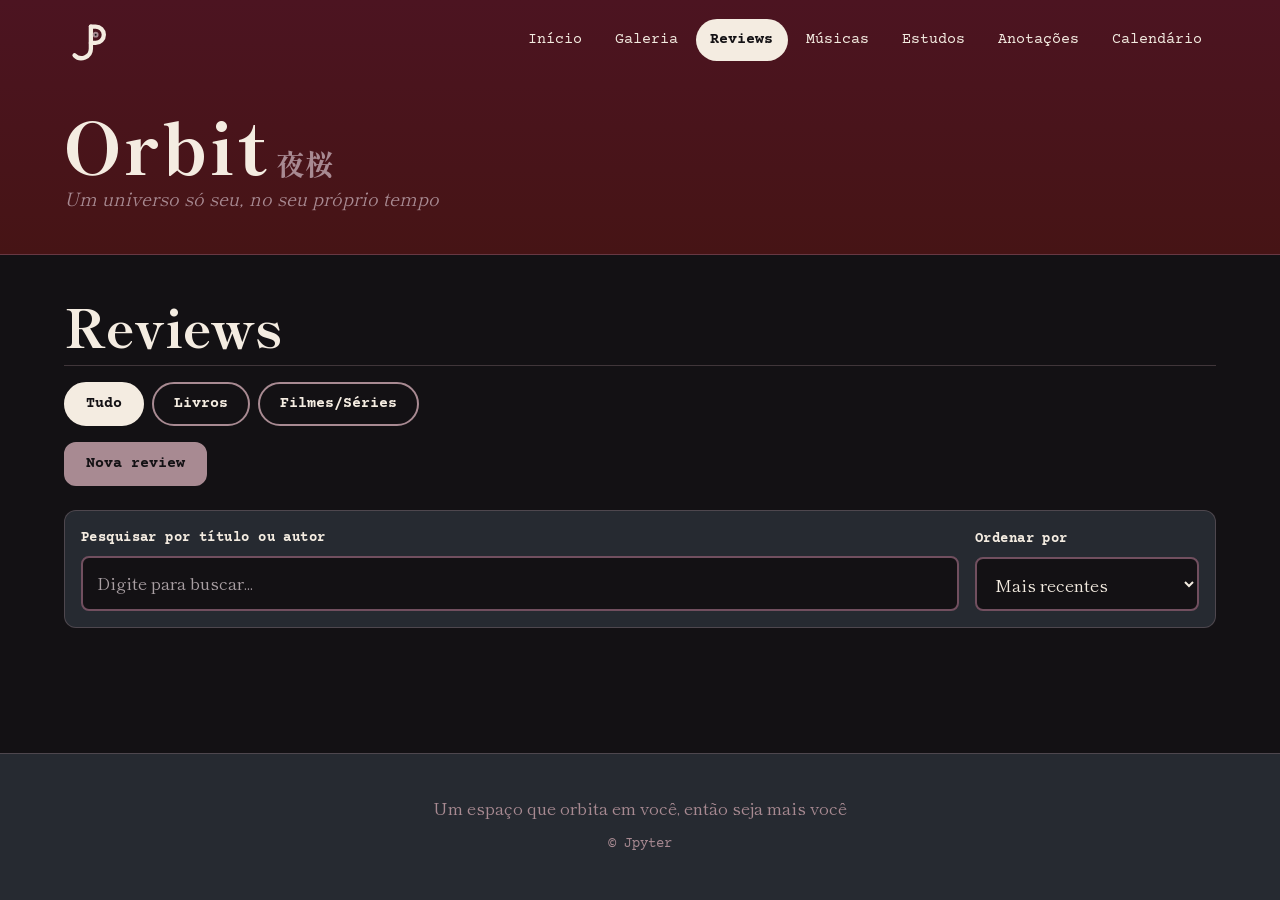
<file: reviews.html>
<!DOCTYPE html>
<html lang="pt-BR">
<head>
  <meta charset="UTF-8">
  <meta name="viewport" content="width=device-width, initial-scale=1.0">
  <title>Reviews · Orbit</title>
  <link rel="stylesheet" href="assets/css/style.css">
  <script src="js/main.js" defer></script>
  <script src="js/reviews.js" defer></script>
</head>
<body>
  <a class="skip-link" href="#conteudo">Pular para o conteúdo</a>

  <header class="cabecalho">
    <nav class="navegacao" aria-label="Principal">
      <a class="logo" href="home.html">
        <img src="assets/img/logo.svg" alt="Orbit - página inicial">
      </a>
      <button type="button" class="menu-toggle" aria-expanded="false" aria-controls="menu-principal">Menu</button>
      <ul id="menu-principal">
        <li><a href="home.html">Início</a></li>
        <li><a href="galeria.html">Galeria</a></li>
        <li><a href="reviews.html" aria-current="page">Reviews</a></li>
        <li><a href="musicas.html">Músicas</a></li>
        <li><a href="estudos.html">Estudos</a></li>
        <li><a href="anotacoes.html">Anotações</a></li>
        <li><a href="calendario.html">Calendário</a></li>
      </ul>
    </nav>
    <p class="titulo-site">Orbit</p>
    <p class="slogan">Um universo só seu, no seu próprio tempo</p>
  </header>

  <main id="conteudo">
    <section id="reviews" aria-labelledby="titulo-reviews">
      <h1 id="titulo-reviews">Reviews</h1>

      <div class="filtros" role="group" aria-label="Filtrar por tipo">
        <button type="button" data-filtro="todos" aria-pressed="true">Tudo</button>
        <button type="button" data-filtro="livro" aria-pressed="false">Livros</button>
        <button type="button" data-filtro="audiovisual" aria-pressed="false">Filmes/Séries</button>
      </div>
      <button type="button" data-abrir-modal="modal-review">Nova review</button>

      <form class="barra-ferramentas" role="search" aria-label="Pesquisar e ordenar reviews" onsubmit="return false">
        <div class="campo campo-busca">
          <label for="busca-reviews">Pesquisar por título ou autor</label>
          <input type="search" id="busca-reviews" name="busca" placeholder="Digite para buscar...">
        </div>
        <div class="campo">
          <label for="ordem-reviews">Ordenar por</label>
          <select id="ordem-reviews" name="ordem">
            <option value="recentes">Mais recentes</option>
            <option value="antigas">Mais antigas</option>
            <option value="titulo">Título (A–Z)</option>
            <option value="avaliacao">Maior avaliação</option>
          </select>
        </div>
      </form>

      <p class="mensagem mensagem-sucesso" id="feedback-review" role="status" hidden></p>
      <p class="resultado" id="resultado-reviews" role="status"></p>
      <p class="mensagem mensagem-vazio" id="vazio-reviews" hidden></p>

      <ul class="lista-reviews" id="lista-reviews"></ul>
    </section>
  </main>

  <dialog class="modal" id="modal-review" aria-labelledby="titulo-modal-review">
    <header class="modal-cabecalho">
      <h2 id="titulo-modal-review">Adicione uma nova review</h2>
      <p>Apresente sua crítica.</p>
      <button type="button" class="modal-fechar" aria-label="Fechar janela" data-fechar-modal="modal-review">&times;</button>
    </header>
    <form id="form-review" method="post" novalidate>
      <input type="hidden" id="review-id" name="id">
      <input type="hidden" id="capa-url" name="capa-url">
      <input type="hidden" id="fonte" name="fonte">

      <div class="campo">
        <label for="tipo-review">Tipo de review</label>
        <select id="tipo-review" name="tipo-review" required>
          <option value="" selected disabled>Selecione o tipo</option>
          <option value="filme">Filme</option>
          <option value="serie">Série</option>
          <option value="livro">Livro</option>
        </select>
      </div>

      <div class="campo">
        <label for="capa-review">Capa (arquivo)</label>
        <input type="file" id="capa-review" name="capa-review" accept="image/*">
        <div class="previa-capa" id="area-previa" hidden>
          <img id="previa-capa" alt="Prévia da capa selecionada">
          <button type="button" id="remover-capa" class="btn-secundario">Remover capa</button>
        </div>
      </div>
      <div class="campo">
        <label for="titulo">Título</label>
        <input type="text" id="titulo" name="titulo" maxlength="120" required>
      </div>
      <div class="campo">
        <label for="autor">Autor / diretor(a)</label>
        <input type="text" id="autor" name="autor" maxlength="120">
      </div>
      <div class="campo">
        <label for="ano">Ano</label>
        <input type="number" id="ano" name="ano" min="1000" max="2100" step="1">
      </div>
      <div class="campo">
        <label for="avaliacao">Avaliação (0 a 5)</label>
        <input type="number" id="avaliacao" name="avaliacao" min="0" max="5" step="1" required>
      </div>
      <div class="campo">
        <label for="critica">Sua crítica</label>
        <textarea id="critica" name="critica" rows="4" maxlength="1500"></textarea>
      </div>
      <p class="mensagem mensagem-erro" id="erro-review" role="alert" hidden></p>
      <button type="submit" id="btn-salvar-review">Adicionar review</button>
    </form>
  </dialog>

  <footer class="rodape">
    <p>Um espaço que orbita em você, então seja mais você</p>
    <p><small>&copy; Jpyter</small></p>
  </footer>
</body>
</html>
</file>
<file: assets/css/style.css>
/* ==========================================================
   Orbit · estilos do Jpyter — Etapa 2 (夜桜 · Brand Book Vol. 01)
   Índice: 1 Tokens · 2 Reset/base · 3 Layout · 4 Cabeçalho/nav
   5 Componentes · 6 Formulários · 7 Páginas · 8 Modais
   9 Estados/mensagens · 10 Media Queries
   ========================================================== */
@import url("https://fonts.googleapis.com/css2?family=Courier+Prime:wght@400;700&family=Shippori+Mincho:wght@400;600;800&display=swap");

/* 1. TOKENS ------------------------------------------------ */
:root {
  --noite: #131114;   --sangue: #4c1421;  --sakura: #a88a92;
  --washi: #f4ece1;   --ameixa: #714f5f;  --laca: #461415;
  --sumi: #262a31;    --ambar: #80501a;   --musgo: #606443;
  --linha: rgb(168 138 146 / 0.3);

  --fonte-texto: "Shippori Mincho", "Hiragino Mincho ProN", Georgia, serif;
  --fonte-mono: "Courier Prime", "Courier New", monospace;

  --espaco-1: 0.5rem;  --espaco-2: 1rem;
  --espaco-3: 1.5rem;  --espaco-4: 2.5rem;
  --raio: 0.75rem;
  --largura-max: 72rem;
}

/* 2. RESET / BASE ------------------------------------------ */
*, *::before, *::after { box-sizing: border-box; }

body {
  margin: 0;
  min-height: 100vh;
  display: grid;
  grid-template-rows: auto 1fr auto;   /* rodapé sempre no fim */
  background: var(--noite);
  color: var(--washi);
  font-family: var(--fonte-texto);
  font-size: 1.0625rem;
  line-height: 1.65;
}
img { display: block; max-width: 100%; height: auto; }
h1, h2, h3 { font-weight: 800; line-height: 1.2; margin: 0 0 var(--espaco-2); }
h1 { font-size: clamp(2rem, 5vw, 3.25rem); }
h2 { font-size: clamp(1.4rem, 3vw, 2rem); color: var(--washi); }
h3 { font-size: 1.25rem; font-weight: 600; }
p { margin: 0 0 var(--espaco-2); }
ul, ol { margin: 0; padding: 0; }
a { color: var(--sakura); text-underline-offset: 0.25em; }
a:hover { color: var(--washi); }
small, time, caption, th, .resultado, .ajuda, label { font-family: var(--fonte-mono); }
time, small { font-size: 0.875rem; color: var(--sakura); }

.visually-hidden {
  position: absolute; width: 1px; height: 1px; margin: -1px; padding: 0;
  overflow: hidden; clip: rect(0 0 0 0); white-space: nowrap; border: 0;
}
.skip-link {
  position: absolute; left: var(--espaco-2); top: -4rem; z-index: 100;
  padding: var(--espaco-1) var(--espaco-2);
  background: var(--washi); color: var(--noite); font-weight: 600;
}
.skip-link:focus { top: var(--espaco-1); }

/* Foco visível em todos os controles */
:focus-visible { outline: 3px solid var(--washi); outline-offset: 3px; }

/* 3. LAYOUT ------------------------------------------------ */
main {
  width: min(100% - 2rem, var(--largura-max));
  margin-inline: auto;
  padding-block: var(--espaco-4);
}
main > section > h1 { padding-bottom: var(--espaco-1); border-bottom: 1px solid var(--linha); }

/* Grades de cartões (Grid auto-responsivo) */
#reviews > ul, #anotacoes > ul, .estudos > ul, .albuns ul,
.albuns-musica ul, .proximos-eventos ul {
  list-style: none;
  display: grid;
  grid-template-columns: repeat(auto-fill, minmax(min(100%, 16rem), 1fr));
  gap: var(--espaco-3);
  margin-top: var(--espaco-3);
}
.photos ul {
  list-style: none;
  display: grid;
  grid-template-columns: repeat(auto-fill, minmax(min(100%, 12rem), 1fr));
  gap: var(--espaco-2);
}
main section section { margin-top: var(--espaco-4); }

/* 4. CABEÇALHO E NAVEGAÇÃO --------------------------------- */
.cabecalho {
  background: linear-gradient(180deg, var(--sangue), var(--laca));
  border-bottom: 1px solid var(--linha);
}
.navegacao {
  width: min(100% - 2rem, var(--largura-max));
  margin-inline: auto;
  display: flex;
  align-items: center;
  justify-content: space-between;
  gap: var(--espaco-2);
  padding-block: var(--espaco-2);
  position: relative;
}
.logo img { width: 3rem; height: 3rem; }

#menu-principal {
  list-style: none;
  display: flex;
  flex-wrap: wrap;
  gap: 0.25rem;
}
#menu-principal a {
  display: block;
  padding: 0.5rem 0.9rem;
  border-radius: 999px;
  color: var(--washi);
  font-family: var(--fonte-mono);
  font-size: 0.95rem;
  text-decoration: none;
  transition: background-color 0.2s;
}
#menu-principal a:hover { background: rgb(244 236 225 / 0.12); }
#menu-principal a[aria-current="page"] { background: var(--washi); color: var(--noite); font-weight: 700; }
.menu-toggle { display: none; }

.titulo-site, .slogan {
  width: min(100% - 2rem, var(--largura-max));
  margin-inline: auto;
}
.titulo-site {
  margin-block: var(--espaco-3) 0;
  font-size: clamp(2.5rem, 8vw, 4.5rem);
  font-weight: 800;
  line-height: 1.1;
  letter-spacing: 0.04em;
}
.slogan { margin-block: 0 var(--espaco-4); color: var(--sakura); font-size: 1.15rem; font-style: italic; }
.titulo-site::after { content: " 夜桜"; font-size: 0.4em; color: var(--sakura); letter-spacing: 0; }

/* 5. COMPONENTES ------------------------------------------- */
/* Botões */
button {
  font-family: var(--fonte-mono);
  font-size: 0.95rem;
  font-weight: 700;
  padding: 0.65rem 1.25rem;
  min-height: 2.75rem;       
  border: 2px solid var(--sakura);
  border-radius: var(--raio);
  background: var(--sakura);
  color: var(--noite);
  cursor: pointer;
  transition: background-color 0.2s, color 0.2s, transform 0.1s;
}
button:hover { background: var(--washi); border-color: var(--washi); }
button:active { transform: translateY(1px); }
button:disabled, button[aria-disabled="true"] { opacity: 0.45; cursor: not-allowed; }
.btn-secundario, .filtros button { background: transparent; color: var(--washi); }
.btn-secundario:hover, .filtros button:hover { background: rgb(244 236 225 / 0.14); color: var(--washi); border-color: var(--washi); }
.btn-perigo { background: var(--laca); color: var(--washi); border-color: var(--sakura); }
.btn-perigo:hover { background: #7a1f2c; color: var(--washi); border-color: var(--washi); }
.filtros { display: flex; flex-wrap: wrap; gap: var(--espaco-1); margin-block: var(--espaco-2); }
.filtros button { border-radius: 999px; padding-block: 0.45rem; }
.filtros button[aria-pressed="true"] { background: var(--washi); color: var(--noite); border-color: var(--washi); }

.acoes { display: flex; flex-wrap: wrap; gap: var(--espaco-1); margin-block: var(--espaco-2); }

/* Cartões */
article {
  display: flex;
  flex-direction: column;
  height: 100%;
  padding: var(--espaco-2);
  background: var(--sumi);
  border: 1px solid var(--linha);
  border-radius: var(--raio);
  transition: border-color 0.2s, transform 0.2s;
}
article:hover { border-color: var(--sakura); transform: translateY(-3px); }
article > img, article > a > img { border-radius: 0.5rem; margin-bottom: var(--espaco-2); aspect-ratio: 4 / 3; object-fit: cover; width: 100%; }
article p { color: #d9cfd2; }
article .acoes { margin-top: auto; padding-top: var(--espaco-1); }
article > button { align-self: flex-start; margin-bottom: var(--espaco-1); }
article > a { text-decoration: none; color: var(--washi); }
article > a:hover h3 { text-decoration: underline; text-decoration-color: var(--sakura); }
.albuns article { padding: 0; }
.albuns article > a { padding: var(--espaco-2) var(--espaco-2) 0; }
.albuns article > .acoes { padding: 0 var(--espaco-2) var(--espaco-2); }

/* Pesquisa e ordenação (Flexbox) */
.barra-ferramentas {
  display: flex;
  flex-wrap: wrap;
  align-items: flex-end;
  gap: var(--espaco-2);
  margin-top: var(--espaco-3);
  padding: var(--espaco-2);
  background: var(--sumi);
  border: 1px solid var(--linha);
  border-radius: var(--raio);
}
.campo-busca { flex: 1 1 16rem; }
.barra-ferramentas .campo:not(.campo-busca) { flex: 0 1 14rem; }
.resultado { margin: var(--espaco-1) 0 0; font-size: 0.875rem; color: var(--sakura); }

data { font-family: var(--fonte-mono); color: var(--washi); }
.voltar { display: inline-block; margin-bottom: var(--espaco-3); font-family: var(--fonte-mono); }

/* 6. FORMULÁRIOS ------------------------------------------- */
form { display: grid; gap: var(--espaco-2); }
.campo { display: flex; flex-direction: column; gap: 0.35rem; }
label { font-size: 0.9rem; font-weight: 700; color: var(--washi); letter-spacing: 0.03em; }
input, select, textarea {
  width: 100%;
  font: inherit;
  padding: 0.7rem 0.9rem;
  min-height: 2.75rem;
  background: var(--noite);
  color: var(--washi);
  border: 2px solid var(--ameixa);
  border-radius: 0.5rem;
  transition: border-color 0.2s;
}
textarea { resize: vertical; min-height: 6rem; }
input::placeholder { color: #a99fa3; }
input:hover, select:hover, textarea:hover { border-color: var(--sakura); }
input:focus, select:focus, textarea:focus { border-color: var(--washi); outline: 3px solid var(--sakura); outline-offset: 1px; }
input:user-invalid, textarea:user-invalid { border-color: #e0818f; }
input:disabled { opacity: 0.5; cursor: not-allowed; }
input[type="file"] { padding: 0.5rem; cursor: pointer; }
input[type="file"]::file-selector-button {
  margin-right: 0.75rem; padding: 0.4rem 0.8rem; border: 0; border-radius: 0.35rem;
  background: var(--sakura); color: var(--noite); font-family: var(--fonte-mono); font-weight: 700; cursor: pointer;
}
input[type="color"] { padding: 0.25rem; max-width: 5rem; cursor: pointer; }
input[type="number"] { max-width: 8rem; }
.ajuda { margin: 0; font-size: 0.8rem; color: var(--sakura); }
form > button[type="submit"], #form-publicacao button { justify-self: start; }
#form-publicacao { margin-top: var(--espaco-3); }

/* 7. PÁGINAS ----------------------------------------------- */
/* index: entrar / cadastrar lado a lado */
body:has(.login) { grid-template-rows: 1fr; }
body:has(.login) main {
  display: grid;
  grid-template-columns: repeat(2, 1fr);
  gap: var(--espaco-4);
  align-items: start;
  align-content: center;
}
.login, .cadastro {
  padding: var(--espaco-4);
  background: var(--sumi);
  border: 1px solid var(--linha);
  border-radius: 1rem;
}
.cadastro { background: var(--sangue); }
.formulario p { margin: var(--espaco-2) 0 0; }
.cadastro a { color: var(--washi); }

/* home */
.principal { display: grid; gap: var(--espaco-4); }
.card-content {
  padding: var(--espaco-4);
  background: var(--sumi);
  border: 1px solid var(--linha);
  border-radius: 1rem;
  max-width: 50rem;
}
.carousel { display: flex; align-items: center; gap: var(--espaco-1); }
.carousel-lista {
  list-style: none;
  display: flex;
  gap: var(--espaco-2);
  flex: 1;
  min-width: 0;                       /* só o carrossel rola, não a página */
  overflow-x: auto;
  scroll-snap-type: x mandatory;
  padding-bottom: var(--espaco-1);
}
.carousel .card {
  flex: 0 0 min(70%, 14rem);
  scroll-snap-align: start;
  display: flex; flex-direction: column; gap: var(--espaco-1);
  padding: var(--espaco-1);
  background: var(--sumi); border: 1px solid var(--linha); border-radius: var(--raio);
  transition: border-color 0.2s;
}
.carousel .card:hover, .carousel .card:focus-within { border-color: var(--sakura); }
.carousel .card img { border-radius: 0.5rem; aspect-ratio: 4 / 3; object-fit: cover; }
.carousel .card a { font-weight: 800; font-size: 1.1rem; text-decoration: none; color: var(--washi); padding: 0.25rem; }
.carousel-anterior, .carousel-proximo { flex: none; width: 2.75rem; padding: 0; border-radius: 50%; font-size: 1.5rem; line-height: 1; }

/* galeria */
.photos li { border-radius: 0.5rem; overflow: hidden; }
.photos img { width: 100%; aspect-ratio: 1; object-fit: cover; }
.photos li > button { display: block; width: 100%; padding: 0; min-height: 0; border: 2px solid transparent; background: none; border-radius: 0.5rem; overflow: hidden; }
.photos li > button:hover { border-color: var(--sakura); background: none; }
.banner-album, .banner-musica {
  padding: var(--espaco-4);
  background: linear-gradient(135deg, var(--sangue), var(--ameixa));
  border-radius: 1rem;
}
.banner-album { margin-bottom: var(--espaco-4); }
.banner-album p { max-width: 60ch; }

/* músicas */
.banner-musica ol { padding-left: 1.75rem; font-size: 1.15rem; }
.banner-musica li::marker { font-family: var(--fonte-mono); }

/* estudos */
.list-documentos ol, .list-musica ol { padding-left: 1.5rem; display: grid; gap: var(--espaco-2); }
.list-documentos article { height: auto; }
.conteudo-modulo, .modal-conteudo { display: grid; gap: var(--espaco-2); }

/* anotações */
#anotacoes article { border-left: 4px solid var(--sakura); }
#anotacoes article:nth-child(even) { border-left-color: var(--ambar); }

/* calendário */
#card-eventos { overflow-x: auto; }
table { width: 100%; min-width: 38rem; border-collapse: separate; border-spacing: 4px; table-layout: fixed; }
caption { padding: var(--espaco-1) 0; text-align: left; font-size: 1.1rem; font-weight: 700; color: var(--sakura); }
th { padding: 0.5rem; font-size: 0.85rem; text-transform: uppercase; letter-spacing: 0.08em; color: var(--sakura); border-bottom: 1px solid var(--linha); }
td { height: 6rem; padding: 0.4rem; vertical-align: top; background: var(--sumi); border-radius: 0.4rem; border: 1px solid transparent; transition: border-color 0.2s; }
td:hover { border-color: var(--sakura); }
td.fora { background: transparent; }
td.hoje { border-color: var(--washi); background: var(--sangue); }
.dia { display: block; font-family: var(--fonte-mono); font-weight: 700; margin-bottom: 0.25rem; }
.evento { display: block; padding: 0.15rem 0.4rem; border-radius: 0.3rem; background: var(--cor-evento, var(--ambar)); color: var(--washi); font-size: 0.75rem; line-height: 1.3; }
.proximos-eventos article { border-left: 4px solid var(--ambar); }

/* rodapé */
.rodape { padding: var(--espaco-4) 1rem; text-align: center; background: var(--sumi); border-top: 1px solid var(--linha); }
.rodape p { margin: 0 0 0.25rem; color: var(--sakura); }

/* 8. MODAIS ------------------------------------------------ */
.modal {
  width: min(100% - 2rem, 34rem);
  max-height: 90vh;
  padding: var(--espaco-3);
  background: var(--sumi);
  color: var(--washi);
  border: 1px solid var(--sakura);
  border-radius: 1rem;
  box-shadow: 0 1.5rem 4rem rgb(0 0 0 / 0.6);
}
.modal::backdrop { background: rgb(19 17 20 / 0.8); backdrop-filter: blur(3px); }
.modal-cabecalho {
  display: grid;
  grid-template-columns: 1fr auto;
  align-items: start;
  gap: 0 var(--espaco-2);
  margin-bottom: var(--espaco-2);
  padding-bottom: var(--espaco-2);
  border-bottom: 1px solid var(--linha);
}
.modal-cabecalho h2 { font-size: 1.5rem; margin: 0; }
.modal-cabecalho p { grid-column: 1; margin: 0.25rem 0 0; color: var(--sakura); }
.modal-fechar, .modal-voltar, .modal-config {
  width: 2.75rem; padding: 0; font-size: 1.4rem; line-height: 1;
  background: transparent; color: var(--washi); border-color: var(--linha);
}
.modal-fechar { grid-column: 2; grid-row: 1; }
.modal-cabecalho:has(.modal-voltar) { grid-template-columns: auto 1fr; }
.modal-cabecalho:has(.modal-config) { grid-template-columns: 1fr auto auto; }
.modal-config { grid-column: 2; grid-row: 1; }
.modal-cabecalho:has(.modal-config) .modal-fechar { grid-column: 3; }
.modal-fechar:hover, .modal-voltar:hover, .modal-config:hover { background: rgb(244 236 225 / 0.14); color: var(--washi); }

/* 9. ESTADOS E MENSAGENS ----------------------------------- */
.mensagem { padding: 0.75rem 1rem; border-radius: 0.5rem; border: 1px solid; border-left-width: 6px; font-size: 0.95rem; }
.mensagem[hidden] { display: none; }
.mensagem-sucesso { background: #2a3020; border-color: #9aa670; color: #e7efd0; }
.mensagem-erro    { background: #3a1419; border-color: #e0818f; color: #ffe3e7; }
.mensagem-info    { background: var(--sumi); border-color: var(--sakura); color: var(--washi); }
.mensagem-vazio   { margin-top: var(--espaco-2); background: var(--sumi); border-style: dashed; border-color: var(--sakura); text-align: center; padding: var(--espaco-3); }
@media (prefers-reduced-motion: reduce) { * { transition: none !important; } }

/* 10. MEDIA QUERIES ---------------------------------------- */
/* Tablet e abaixo: menu recolhível, colunas empilhadas */
@media (max-width: 48rem) {
  .menu-toggle { display: inline-flex; align-items: center; background: transparent; color: var(--washi); border-color: var(--washi); }
  #menu-principal {
    display: none;
    position: absolute; top: 100%; left: 0; right: 0; z-index: 20;
    flex-direction: column;
    padding: var(--espaco-1);
    background: var(--laca);
    border: 1px solid var(--linha);
    border-radius: var(--raio);
  }
  .menu-toggle[aria-expanded="true"] + #menu-principal { display: flex; }
  #menu-principal a { padding: 0.8rem 1rem; border-radius: 0.5rem; }
  body:has(.login) main { grid-template-columns: 1fr; }
  .login, .cadastro, .card-content, .banner-album, .banner-musica { padding: var(--espaco-3); }
  .carousel-anterior, .carousel-proximo { display: none; }
  .barra-ferramentas .campo, .barra-ferramentas .campo:not(.campo-busca) { flex: 1 1 100%; }
  .acoes button, main > section > button { flex: 1 1 auto; }
  .modal { padding: var(--espaco-2); }
}
/* Celular pequeno */
@media (max-width: 30rem) {
  body { font-size: 1rem; }
  main { padding-block: var(--espaco-3); }
}
/* Telas grandes */
@media (min-width: 90rem) {
  :root { --largura-max: 80rem; }
  body { font-size: 1.125rem; }
}

/* 11. REVIEWS · Etapa 3 -------------------------------------- */
.lista-reviews {
  list-style: none; padding: 0; margin-top: var(--espaco-3);
  display: grid; gap: var(--espaco-2);
  grid-template-columns: repeat(auto-fill, minmax(min(100%, 16rem), 1fr));
}
.lista-reviews article h2 { font-size: 1.2rem; color: var(--washi); }
.lista-reviews article .acoes { margin-top: auto; }
#feedback-review { margin-top: var(--espaco-2); }

.busca-api { border: 1px solid var(--linha); border-radius: var(--raio); padding: var(--espaco-2); display: grid; gap: var(--espaco-1); min-width: 0; }
.busca-api legend { padding-inline: 0.5rem; font-family: var(--fonte-mono); font-weight: 700; }
.busca-api-linha { display: flex; gap: var(--espaco-1); }
.busca-api-linha input { flex: 1 1 auto; min-width: 0; }
.resultados-api { list-style: none; padding: 0; margin: 0; display: grid; gap: var(--espaco-1); max-height: 14rem; overflow-y: auto; }
.item-api { display: flex; align-items: center; gap: var(--espaco-2); width: 100%; text-align: left; border-radius: 0.5rem; }
.item-api img { width: 2.5rem; height: 3.5rem; object-fit: cover; border-radius: 0.25rem; flex: none; }
.item-api span { display: grid; min-width: 0; }
.item-api small { color: var(--sakura); }

.previa-capa { display: flex; align-items: center; gap: var(--espaco-2); margin-top: var(--espaco-1); }
.previa-capa img { width: 4rem; height: 5.5rem; object-fit: cover; border-radius: 0.375rem; }

.modal-conteudo > img { max-height: 16rem; width: auto; margin-inline: auto; border-radius: 0.5rem; }
.detalhes { display: grid; gap: 0.35rem; margin: 0; }
.detalhes div { display: flex; flex-wrap: wrap; gap: 0.5rem; }
.detalhes dt { font-family: var(--fonte-mono); color: var(--sakura); }
.detalhes dt::after { content: ":"; }
.detalhes dd { margin: 0; }
[aria-invalid="true"] { border-color: #e0818f; }
</file>
